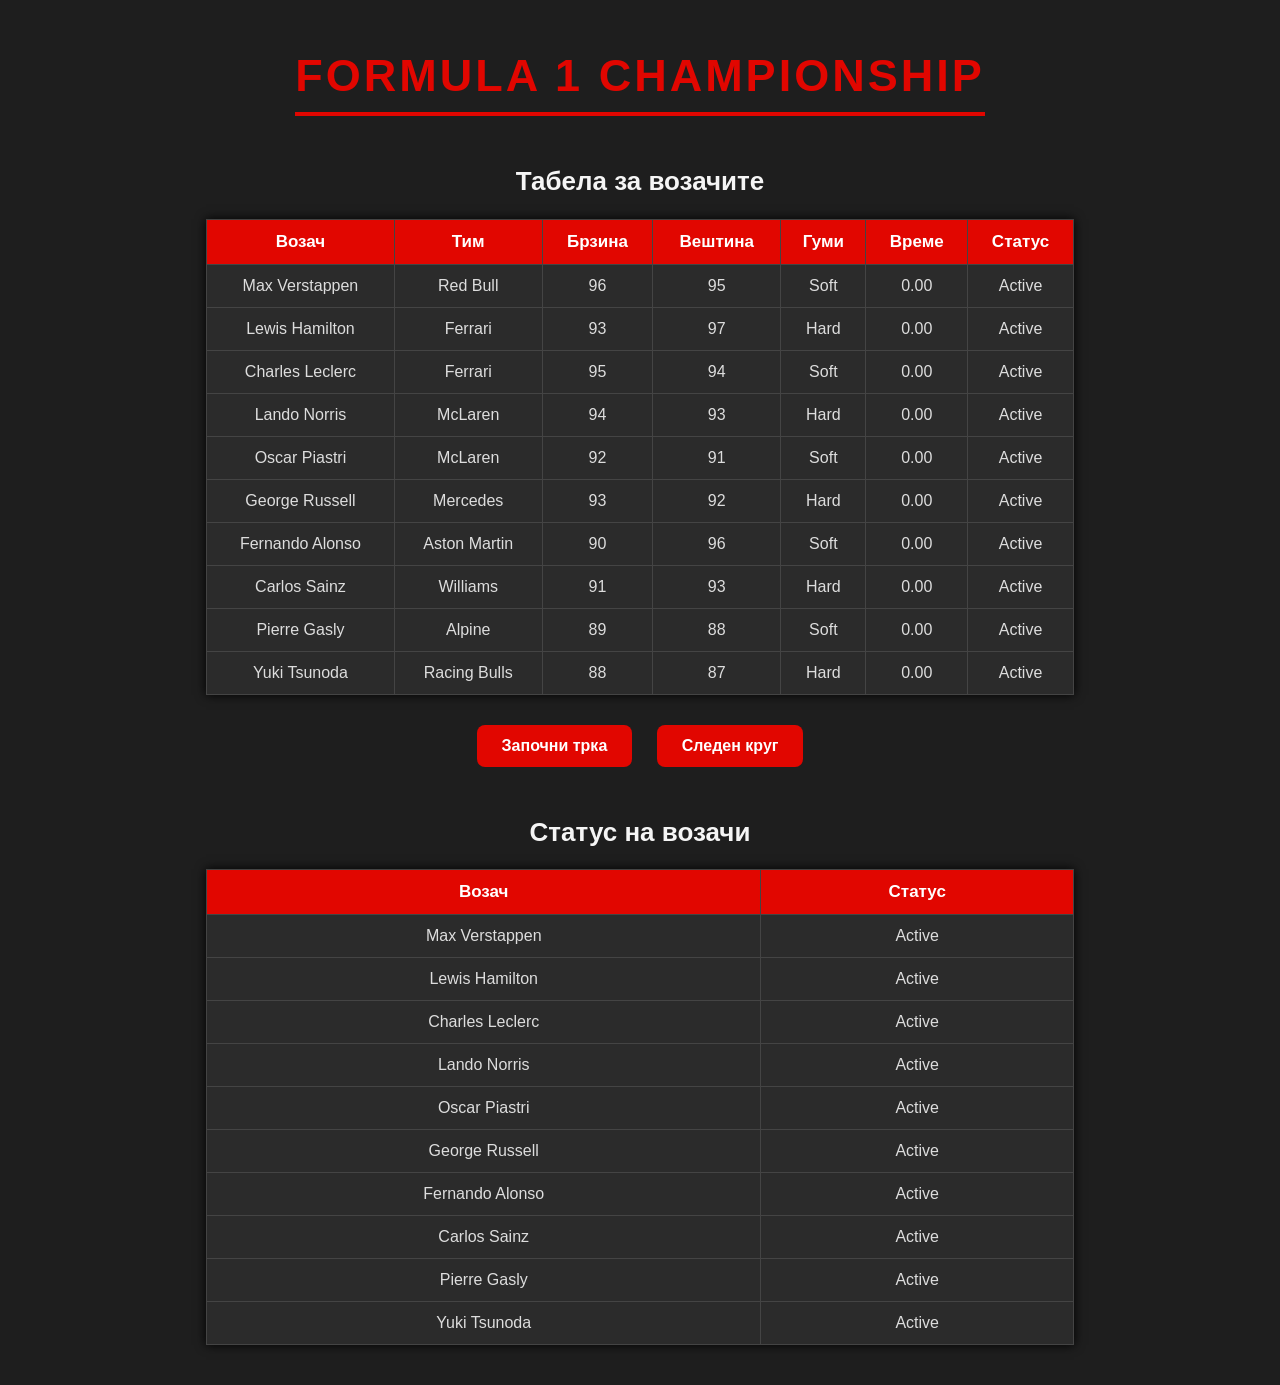
<file: Domasna3/index.html>
<!DOCTYPE html>
<html lang="en">
<head>
    <meta charset="UTF-8">
    <title>Formula1</title>
    <link rel="stylesheet" href="styles.css">
</head>
<body>
    <h1>Formula 1 Championship </h1>

    <h2>Табела за возачите</h2>
    <table id="raceTable"> </table>
    <button id="startRace">Започни трка</button>
    <button id="nextLap">Следен круг</button>
    <h2>Статус на возачи</h2>
    <table id="statusTable"></table>
    <div id="winner"></div>

    <script src="script.js"></script>
    
</body>
</html>
</file>
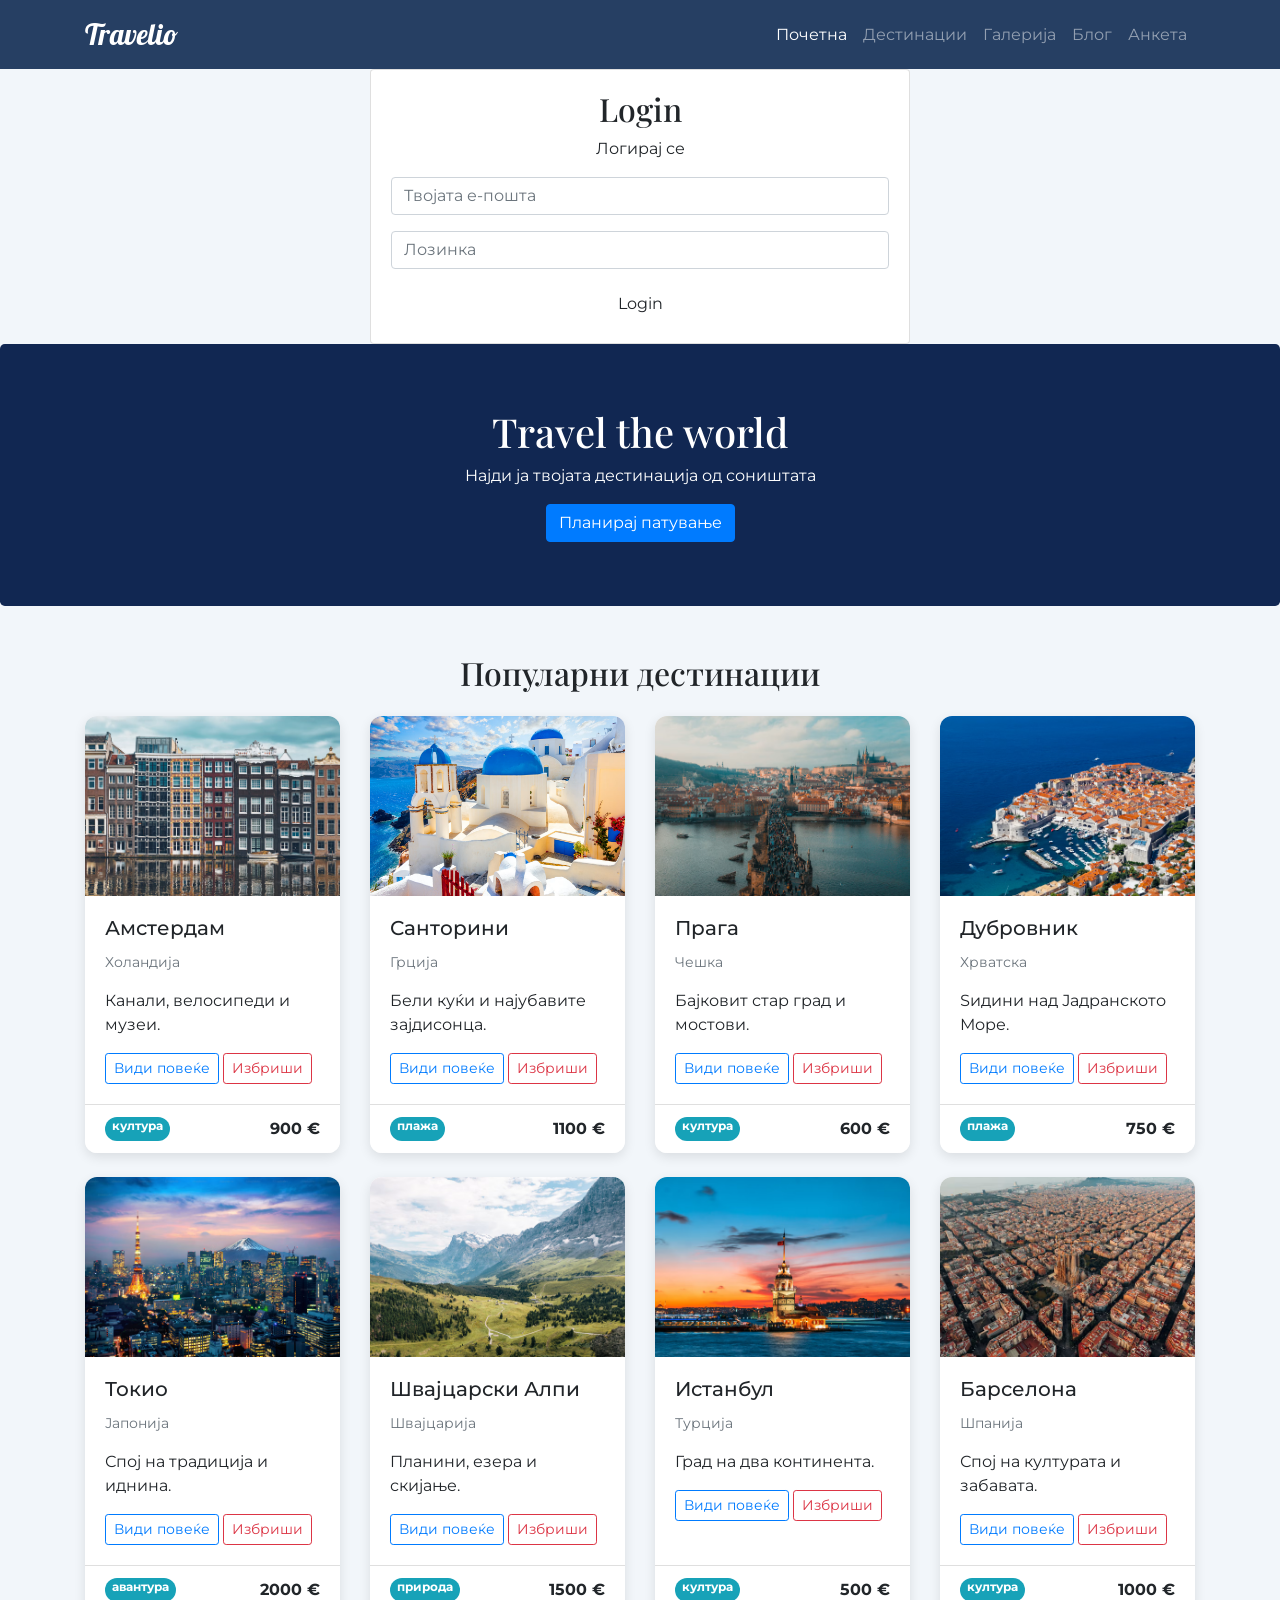
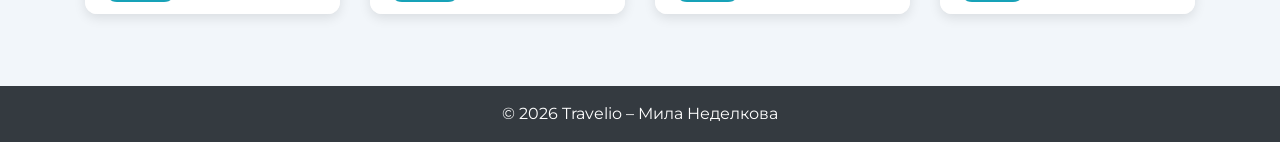
<file: Travel_planner/index.html>
<!DOCTYPE html>
<html lang="mk">
<head>
  <meta charset="UTF-8">
  <meta name="viewport" content="width=device-width, initial-scale=1.0">
  <title>Travelio</title>
  <link rel="stylesheet" href="https://fonts.googleapis.com/css2?family=Montserrat:wght@400;600&family=Playfair+Display:wght@700&family=Lobster&display=swap&subset=cyrillic">
  <link rel="stylesheet" href="css/bootstrap.min.css">
  <link rel="stylesheet" href="css/style.css">
</head>
<body class="survey-page">
  <nav class="navbar navbar-expand-lg navbar-dark bg-dark">
    <div class="container">
        <a class="navbar-brand" href="index.html">Travelio</a>
        <ul class="navbar-nav">
            <li class="nav-item"><a class="nav-link active" href="index.html">Почетна</a></li>
            <li class="nav-item"><a class="nav-link" href="destinations.html">Дестинации</a></li>
            <li class="nav-item"><a class="nav-link" href="gallery.html">Галерија</a></li>
            <li class="nav-item"><a class="nav-link" href="blog.html">Блог</a></li>
            <li class="nav-item"><a class="nav-link" href="anketa.html">Анкета</a></li>
        </ul>
    </div>
</nav>
<body>

   
    <section id="login" class="container">
        <div class="row justify-content-center">
            <div class="col-md-6">
                <div class="card login-card">
                    <div class="card-body text-center">
                        <h2>Login</h2>
                        <p>Логирај се</p>

                        <form>
                            <div class="form-group">
                                <input type="email" id="email" class="form-control"
                                    placeholder="Твојата е-пошта">
                            </div>

                            <div class="form-group">
                                <input type="password" id="password" class="form-control"
                                    placeholder="Лозинка">
                            </div>

                            <button type="button" class="btn login-btn"
                                onclick="login()">Login</button>
                        </form>
                    </div>
                </div>
            </div>
        </div>
    </section>

  

        <div class="jumbotron text-center naslov">
            <h1>Travel the world</h1>
            <p>Најди ја твојата дестинација од соништата</p>
            <a href="destinations.html" class="btn btn-primary">Планирај патување</a>
        </div>

        <main class="container my-5">
            <h2 class="text-center mb-4">Популарни дестинации</h2>
            <div class="row" id="gradovi"></div>
        </main>

        <footer class="bg-dark text-white text-center py-3">
            © 2026 Travelio – Мила Неделкова
        </footer>

    </div>

    <script src="https://code.jquery.com/jquery-3.5.1.slim.min.js"></script>
    <script src="js/bootstrap.bundle.min.js"></script>
    <script src="js/main.js"></script>

</body>
</file>
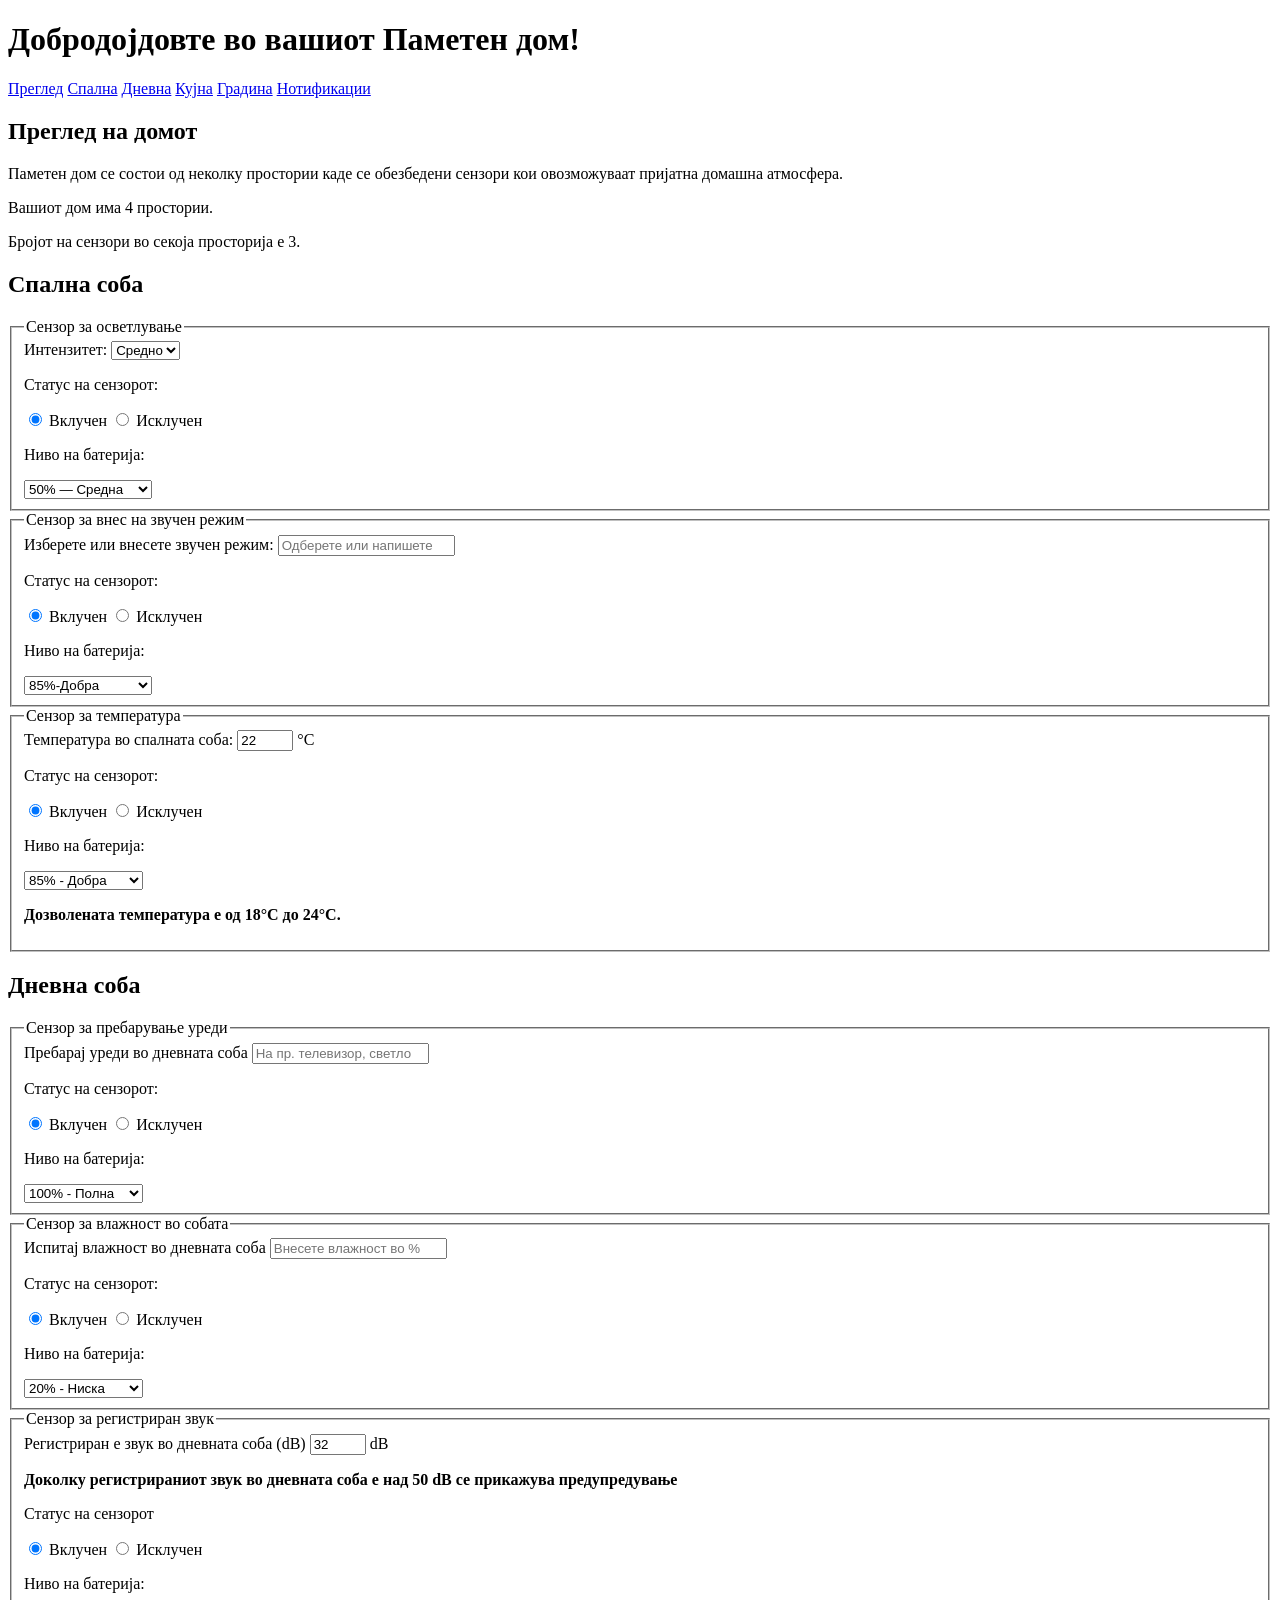
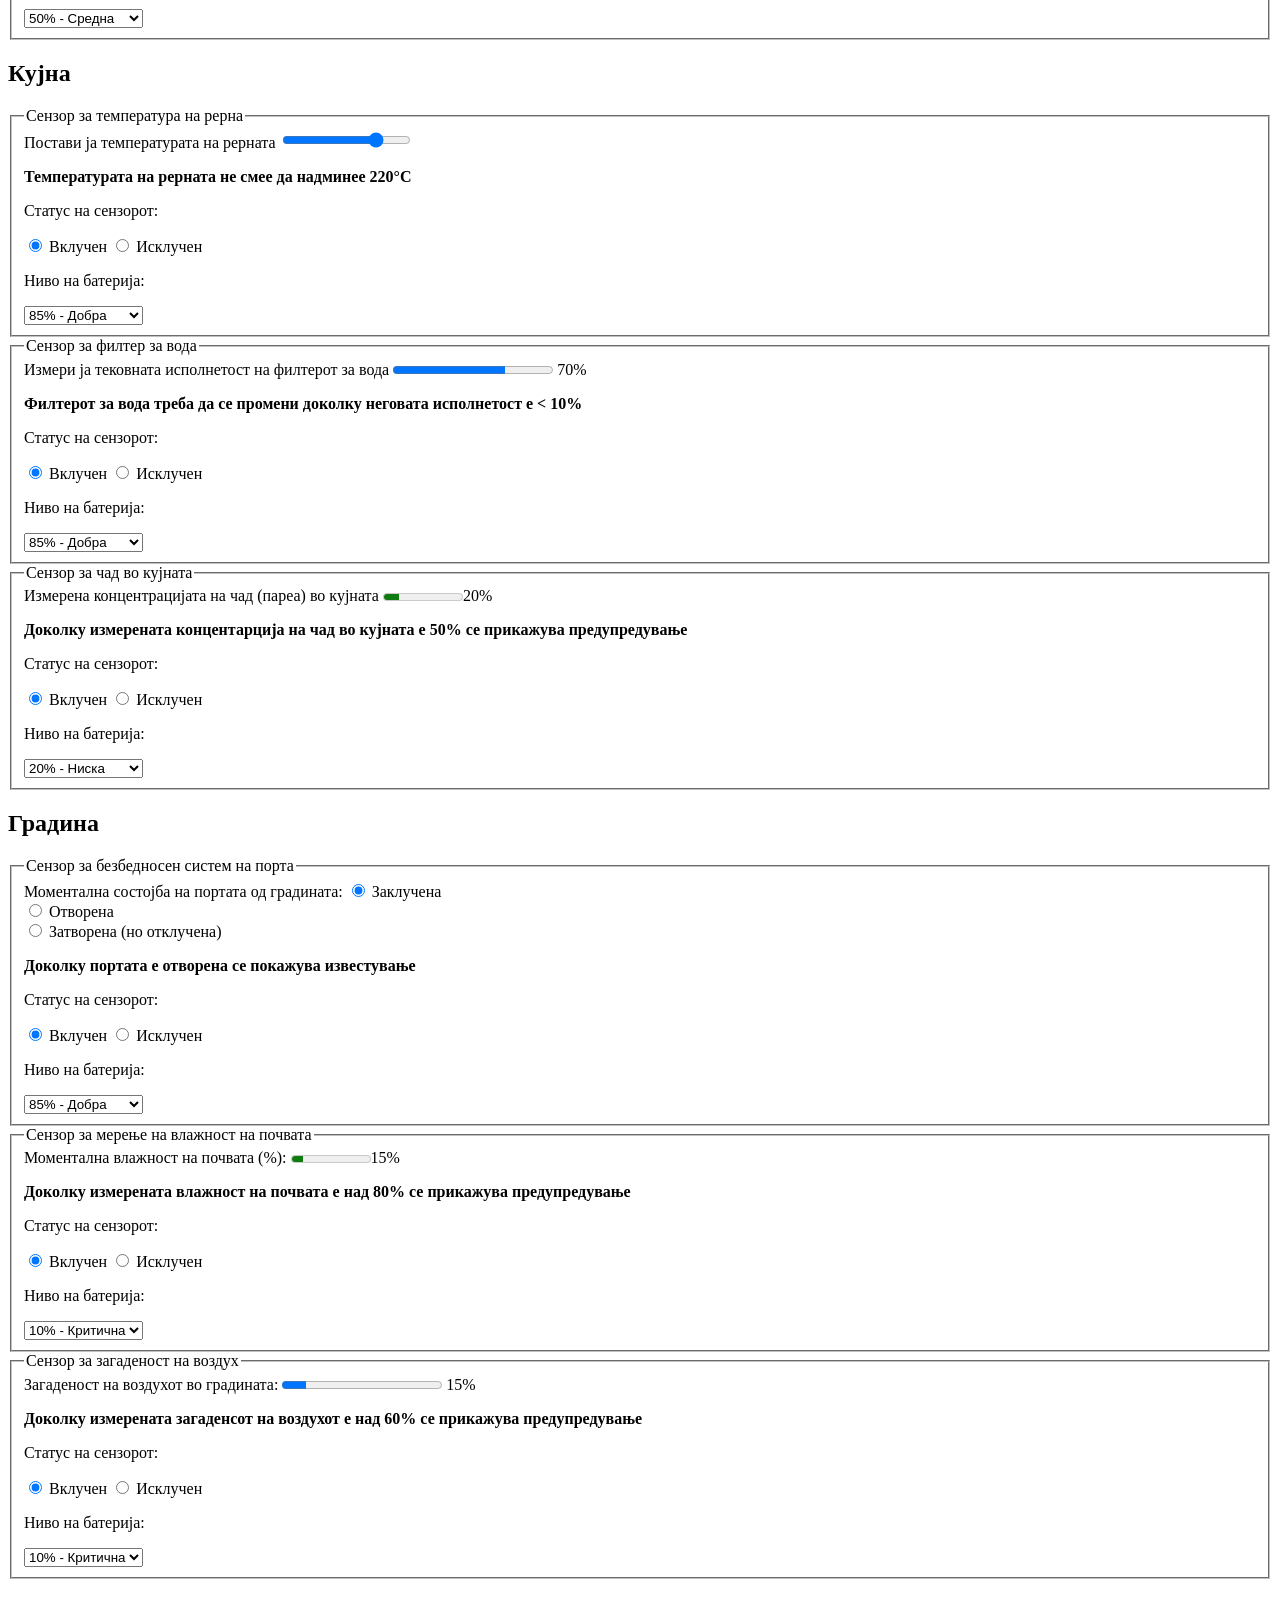
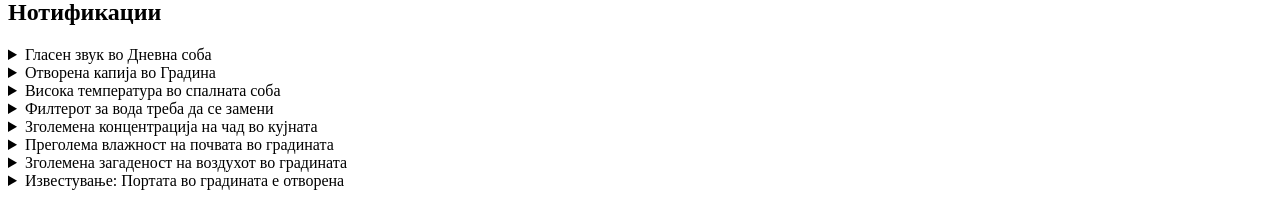
<file: Kontrolen panel- Pametend dom.html>
<!DOCTYPE html>
<html>
<head>
    <meta charset="UTF-8">
    <title>Паметен дом</title>
</head>
<body>
    <header>
        <h1>Добродојдовте во вашиот Паметен дом!</h1>
    </header>

<nav>
    <a href="#pocetna">Преглед</a>
    <a href="#spalna">Спална</a>
    <a href="#dnevna">Дневна</a>
    <a href="#kujna">Кујна</a>
    <a href="#gradina">Градина</a>
    <a href="#notifikacii">Нотификации</a>

</nav>
<main>
    <section id="pocetna">  
    <h2>Преглед на домот</h2>
    <p>Паметен дом се состои од неколку простории каде се обезбедени сензори кои овозможуваат пријатна домашна атмосфера.</p>
    <p>Вашиот дом има 4 простории.</p>
    <p>Бројот на сензори во секоја просторија е 3.</p>
    </section>
    <section id="spalna">
        <h2> Спална соба</h2>
        
            <fieldset>
                <legend> Сензор за осветлување </legend>
                <label>Интензитет:</label>
                <select>
                    <option>Ниско</option>
                    <option selected>Средно</option>
                    <option>Високо</option>
                </select>
                <p>Статус на сензорот:</p>
                <input type="radio" id="svetlo_vklucen" name="status_svetlo" value="on" checked>
                <label for="svetlo_vklucen">Вклучен</label>
                <input type="radio" id="svetlo_isklucen" name="status_svetlo" value="off">
                <label for="svetlo_isklucen">Исклучен</label>
                <p>Ниво на батерија:</p>
                <select name="baterija">
                    <option value="100">100%-Полна</option>
                    <option value="85" >85%-Добра</option>
                     <option value="50"selected>50% — Средна</option>
                     <option value="20">20% — Ниска</option>
                     <option value="10">10% — Критична</option>
            
                </select>
            </fieldset>
            <fieldset>
                <legend>Сензор за внес на звучен режим</legend>
                <label for="rezim">Изберете или внесете звучен режим:</label>
                <input list="opcii" id="rezim" name="rezim" placeholder="Одберете или напишете звучен режим">
                <datalist id="opcii">
                    <option value="Бел шум (White Noise)">
                    <option value="Звуци од дожд">
                    <option value="Бранови">
                    <option value="Длабок сон (Тишина)">
                </datalist>
                <p>Статус на сензорот:</p>
                <input type="radio" id="rezim_vklucen" name="status_rezim" value="on" checked>
                <label for="rezim_vklucen">Вклучен</label>
                <input type="radio" id="rezim_isklucen" name="status_rezim" value="off">
                <label for="rezim_isklucen">Исклучен</label>
                <p>Ниво на батерија:</p>
                <select name="baterija_rezim">
                    <option value="100">100%-Полна</option>
                    <option value="85" selected>85%-Добра</option>
                    <option value="50">50% — Средна</option>
                    <option value="20">20% — Ниска</option>
                    <option value="10">10% — Критична</option>
                </select>
            </fieldset>
            <fieldset>
                <legend>Сензор за температура</legend>
                <label for="temperatura">Температура во спалната соба:</label>
                <input type="number" id="temperatura" name="temperatura" value="22" min="-10" max="50"> °C
                <p>Статус на сензорот:</p>
                <input type="radio" id="temp_vklucen" name="status_temperatura" value="on" checked>
                <label for="temp_vklucen">Вклучен</label>
                <input type="radio" id="temp_isklucen" name="status_temperatura" value="off">
                <label for="temp_isklucen">Исклучен</label>
                <p>Ниво на батерија:</p>
                <select name="baterija_temperatura">
                    <option value="100">100% - Полна</option>
                    <option value="85" selected>85% - Добра</option>
                    <option value="50">50% - Средна</option>
                    <option value="20">20% - Ниска</option>
                    <option value="10">10% - Критична</option>
                </select>
                <p><strong>Дозволената температура е од 18°C до 24°C.</strong></p>
        
            </fieldset>
    </section>

    <section id="dnevna">
        <h2> Дневна соба</h2>
        
            <fieldset>
                <legend> Сензор за пребарување уреди </legend>
                <label for="prebaraj">Пребарај уреди во дневната соба</label>
                <input type="search" id="prebaraj" name="prebaraj" placeholder="На пр. телевизор, светло...":>
                <p>Статус на сензорот:</p>
                <input type="radio" id="prebaruvanje_on" name="status_prebaruvanje" value="on" checked>
                <label for="prebaruvanje_on">Вклучен</label>
                <input type="radio" id="prebaruvanje_off" name="status_prebaruvanje" value="off">
                <label for="prebaruvanje_off">Исклучен</label>
                <p>Ниво на батерија:</p>
                <select name="baterija_prebaruvanje">
                    <option value="100"selected>100% - Полна</option>
                    <option value="85">85% - Добра</option>
                    <option value="50">50% - Средна</option>
                    <option value="20">20% - Ниска</option>
                    <option value="10">10% - Критична</option>
                </select>
            </fieldset>
             <fieldset>
                <legend> Сензор за влажност во собата </legend>
                <label for="vlaznost">Испитај влажност во дневната соба</label>
                <input type="text" id="vlaznost" name="vlaznost" autocomplete="on" placeholder="Внесете влажност во %">
                <p>Статус на сензорот:</p>
                <input type="radio" id="vlaznost_vklucen" name="status_vlaznost" value="on" checked>
                <label for="vlaznost_vklucen">Вклучен</label>
                <input type="radio" id="vlaznost_isklucen" name="status_vlaznost" value="off">
                <label for="vlaznost_isklucen">Исклучен</label>
                <p>Ниво на батерија:</p>
                <select name="baterija_vlaznost">
                    <option value="100">100% - Полна</option>
                    <option value="85" >85% - Добра</option>
                    <option value="50">50% - Средна</option>
                    <option value="20" selected>20% - Ниска</option>
                    <option value="10">10% - Критична</option>
                </select>
            </fieldset>
            <fieldset>
                <legend>Сензор за регистриран звук </legend>
                <label for="nivo_zvuk">Регистриран е звук во дневната соба (dB)</label>
                <input type="number" id="nivo_zvuk" name="nivo_zvuk" value="32" min="0" max="120"> dB
                 <p><strong>Доколку регистрираниот звук во дневната соба е над 50 dB се прикажува предупредување</strong></p>
                <p>Статус на сензорот </p>
                <input type="radio" id="zvuk_vklucen" name="status_zvuk" value="on" checked>
                <label for="zvuk_vklucen">Вклучен</label>
                <input type="radio" id="zvuk_isklucen" name="status_zvuk" value="off">
                <label for="zvuk_isklucen">Исклучен</label>
                <p>Ниво на батерија:</p>
                <select name="baterija_zvuk">
                    <option value="100">100% - Полна</option>
                    <option value="85" >85% - Добра</option>
                    <option value="50"selected>50% - Средна</option>
                    <option value="20">20% - Ниска</option>
                    <option value="10">10% - Критична</option>
                </select>
            </fieldset>
    </section>
    <section id="kujna">
        <h2> Кујна</h2>
        
            <fieldset>
                <legend> Сензор за температура на рерна </legend>
                <label for="temp_rerna">Постави ја температурата на рерната</label>
                <input type="range" id="temp_rerna" name="temp_rerna" min="50" max="220" step="10" value="180">
                <p><strong>Температурата на рерната не смее да надминее 220°C</strong></p>
                <p>Статус на сензорот:</p>
                <input type="radio" id="temprerna_on" name="status_rerna" value="on" checked>
                <label for="temprerna__on">Вклучен</label>
                <input type="radio" id="temprerna_off" name="status_rerna" value="off">
                <label for="temprerna__off">Исклучен</label>
                <p>Ниво на батерија:</p>
                <select name="baterija_rerna">
                    <option value="100">100% - Полна</option>
                    <option value="85" selected>85% - Добра</option>
                    <option value="50">50% - Средна</option>
                    <option value="20">20% - Ниска</option>
                    <option value="10">10% - Критична</option>
                </select>
            </fieldset>
            <fieldset>
                <legend> Сензор за филтер за вода</legend>
                <label for="filter">Измери ја тековната исполнетост на филтерот за вода </label>
                <progress id="filter" value="70" max="100"></progress> 70%
                <p><strong>Филтерот за вода треба да се промени доколку неговата исполнетост е &lt 10% </strong></p>
                <p>Статус на сензорот:</p>
                <input type="radio" id="filter_on" name="status_filter" value="on" checked>
                <label for="filter_on">Вклучен</label>
                <input type="radio" id="filter_off" name="status_filter" value="off">
                <label for="filter_off">Исклучен</label>
                <p>Ниво на батерија:</p>
                <select name="baterija_filter">
                    <option value="100">100% - Полна</option>
                    <option value="85" selected>85% - Добра</option>
                    <option value="50">50% - Средна</option>
                    <option value="20" >20% - Ниска</option>
                    <option value="10">10% - Критична</option>
                </select>
            </fieldset>
            <fieldset>
                <legend> Сензор за чад во кујната </legend>
                <label for="chad">Измерена концентрацијата на чад (пареа) во кујната </label>
                <meter id="chad" value="20" max="100"></meter>20%
                <p><strong>Доколку измерената концентарција на чад во кујната е 50% се прикажува предупредување</strong></p>
                <p>Статус на сензорот:</p>
                <input type="radio" id="chad_on" name="status_chad" value="on" checked>
                <label for="chad_on">Вклучен</label>
                <input type="radio" id="chad_off" name="status_chad" value="off">
                <label for="chad_off">Исклучен</label>
                <p>Ниво на батерија:</p>
                <select name="baterija_chad">
                    <option value="100">100% - Полна</option>
                    <option value="85" >85% - Добра</option>
                    <option value="50">50% - Средна</option>
                    <option value="20" selected>20% - Ниска</option>
                    <option value="10">10% - Критична</option>
                </select>
            </fieldset>           
    </section>
    <section id="gradina">
        <h2>Градина</h2>
        
            <fieldset>
                <legend> Сензор за безбедносен систем на порта </legend>
                <label for="porta">Моментална состојба на портата од градината: </label>
                <input type="radio" id="porta_zaklucena" name="porta" value="zaklucena" checked>
                <label for="porta_zaklucena">Заклучена</label>
                <br>
                <input type="radio" id="porta_otvorena" name="porta" value="otvorena">
                <label for="porta_otvorena">Отворена</label>
                <br>
                <input type="radio" id="porta_otklucena" name="porta" value="otklucena">
                <label for="porta_otklucena">Затворена (но отклучена)</label>
                <p><strong>Доколку портата е отворена се покажува известување</strong></p>
                <p>Статус на сензорот:</p>
                <input type="radio" id="senzorporta_on" name="senzorporta" value="on" checked>
                <label for="senzorporta_on">Вклучен</label>
                <input type="radio" id="senzorporta_off" name="senzorporta" value="off">
                <label for="senzorporta_off">Исклучен</label>
                <p>Ниво на батерија:</p>
                <select name="baterija_porta">
                    <option value="100">100% - Полна</option>
                    <option value="85" selected>85% - Добра</option>
                    <option value="50">50% - Средна</option>
                    <option value="20">20% - Ниска</option>
                    <option value="10">10% - Критична</option>
                </select>
            </fieldset>
            <fieldset>
                <legend> Сензор за мерење на влажност на почвата </legend>
                <label for="pocva">Моментална влажност на почвата (%): </label>
                <meter id="pocva" value="15" max="100"></meter>15%
                <p><strong>Доколку измерената влажност на почвата е над 80% се прикажува предупредување</strong></p>
                <p>Статус на сензорот:</p>
                <input type="radio" id="pocva_on" name="senzorpocva" value="on" checked>
                <label for="pocva_on">Вклучен</label>
                <input type="radio" id="pocva_off" name="senzorpocva" value="off">
                <label for="pocva_off">Исклучен</label>
                <p>Ниво на батерија:</p>
                <select name="baterija_pocva">
                    <option value="100">100% - Полна</option>
                    <option value="85" >85% - Добра</option>
                    <option value="50">50% - Средна</option>
                    <option value="20">20% - Ниска</option>
                    <option value="10"selected>10% - Критична</option>
                </select>
            </fieldset>
            <fieldset>
                <legend>Сензор за загаденост на воздух</legend>
                <label for="vozduh">Загаденост на воздухот во градината:</label>
                <progress id="vozduh" value="15" max="100"></progress> 15%
                <p><strong>Доколку измерената загаденсот на воздухот е над 60% се прикажува предупредување</strong></p>
                <p>Статус на сензорот:</p>
                <input type="radio" id="gradina_on" name="status_gradina" value="on" checked>
                <label for="gradina_on">Вклучен</label>
                <input type="radio" id="gradina_off" name="status_gradina" value="off">
                <label for="gradina_off">Исклучен</label>
                  <p>Ниво на батерија:</p>
                  <select name="baterija_gradina">
                  <option value="100">100% - Полна</option>
                    <option value="85" >85% - Добра</option>
                    <option value="50">50% - Средна</option>
                    <option value="20">20% - Ниска</option>
                    <option value="10"selected>10% - Критична</option>
                  </select>
            </fieldset>
    </section>
    <section id="notifikacii">
        <h2>Нотификации</h2>
        <details>
        <summary>Гласен звук во Дневна соба</summary>
        <p>Се регистрираше гласен звук во дневната соба над 50 dB. Проверете ја собата.</p>
    </details>

    <details>
        <summary> Отворена капија во Градина</summary>
        <p>Капијата е оставена отворена повеќе од 30 минути.</p>
    </details>
    <details>
    <summary>Висока температура во спалната соба</summary>
    <p>Температурата во спалната соба е над дозволената граница од 24°C. Проверете ја собната температура.</p>
</details>

<details>
    <summary>Филтерот за вода треба да се замени</summary>
    <p>Преостанатиот капацитет на филтерот за вода е под 10%. Заменете го филтерот.</p>
</details>

<details>
    <summary> Зголемена концентрација на чад во кујната</summary>
    <p>Измерената концентрација на чад во кујната ја достигнала или надминала границата од 50%. Проверете ја состојбата во кујната.</p>
</details>

<details>
    <summary> Преголема влажност на почвата во градината</summary>
    <p>Влажноста на почвата е над 80%. Проверете дали растенијата добиваат премногу вода.</p>
</details>

<details>
    <summary> Зголемена загаденост на воздухот во градината</summary>
    <p>Измерената загаденост на воздухот е над 60%. Проверете ги условите во градината.</p>
</details>

<details>
    <summary>Известување: Портата во градината е отворена</summary>
    <p>Портата во градината е оставена отворена. Затворете ја и заклучете.</p>
</details>
</section>

</main>
</body>
</html>
</file>
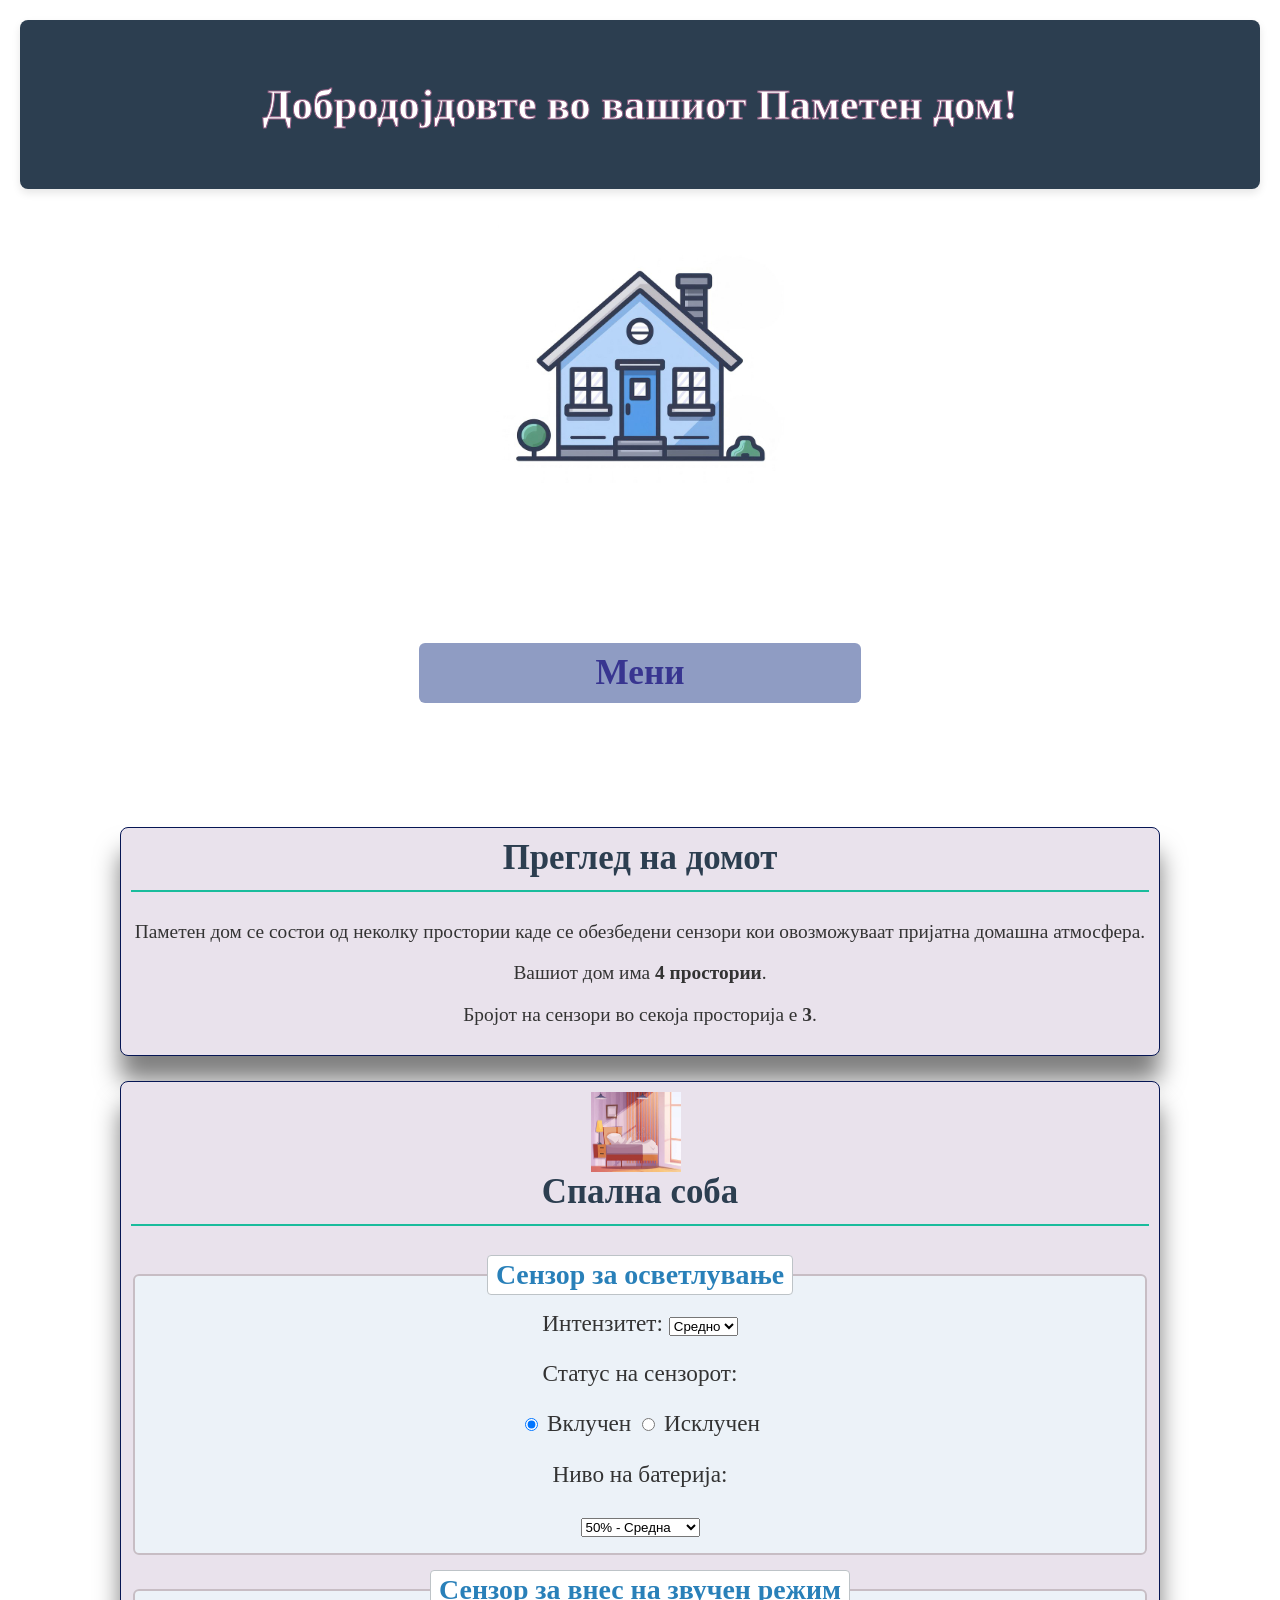
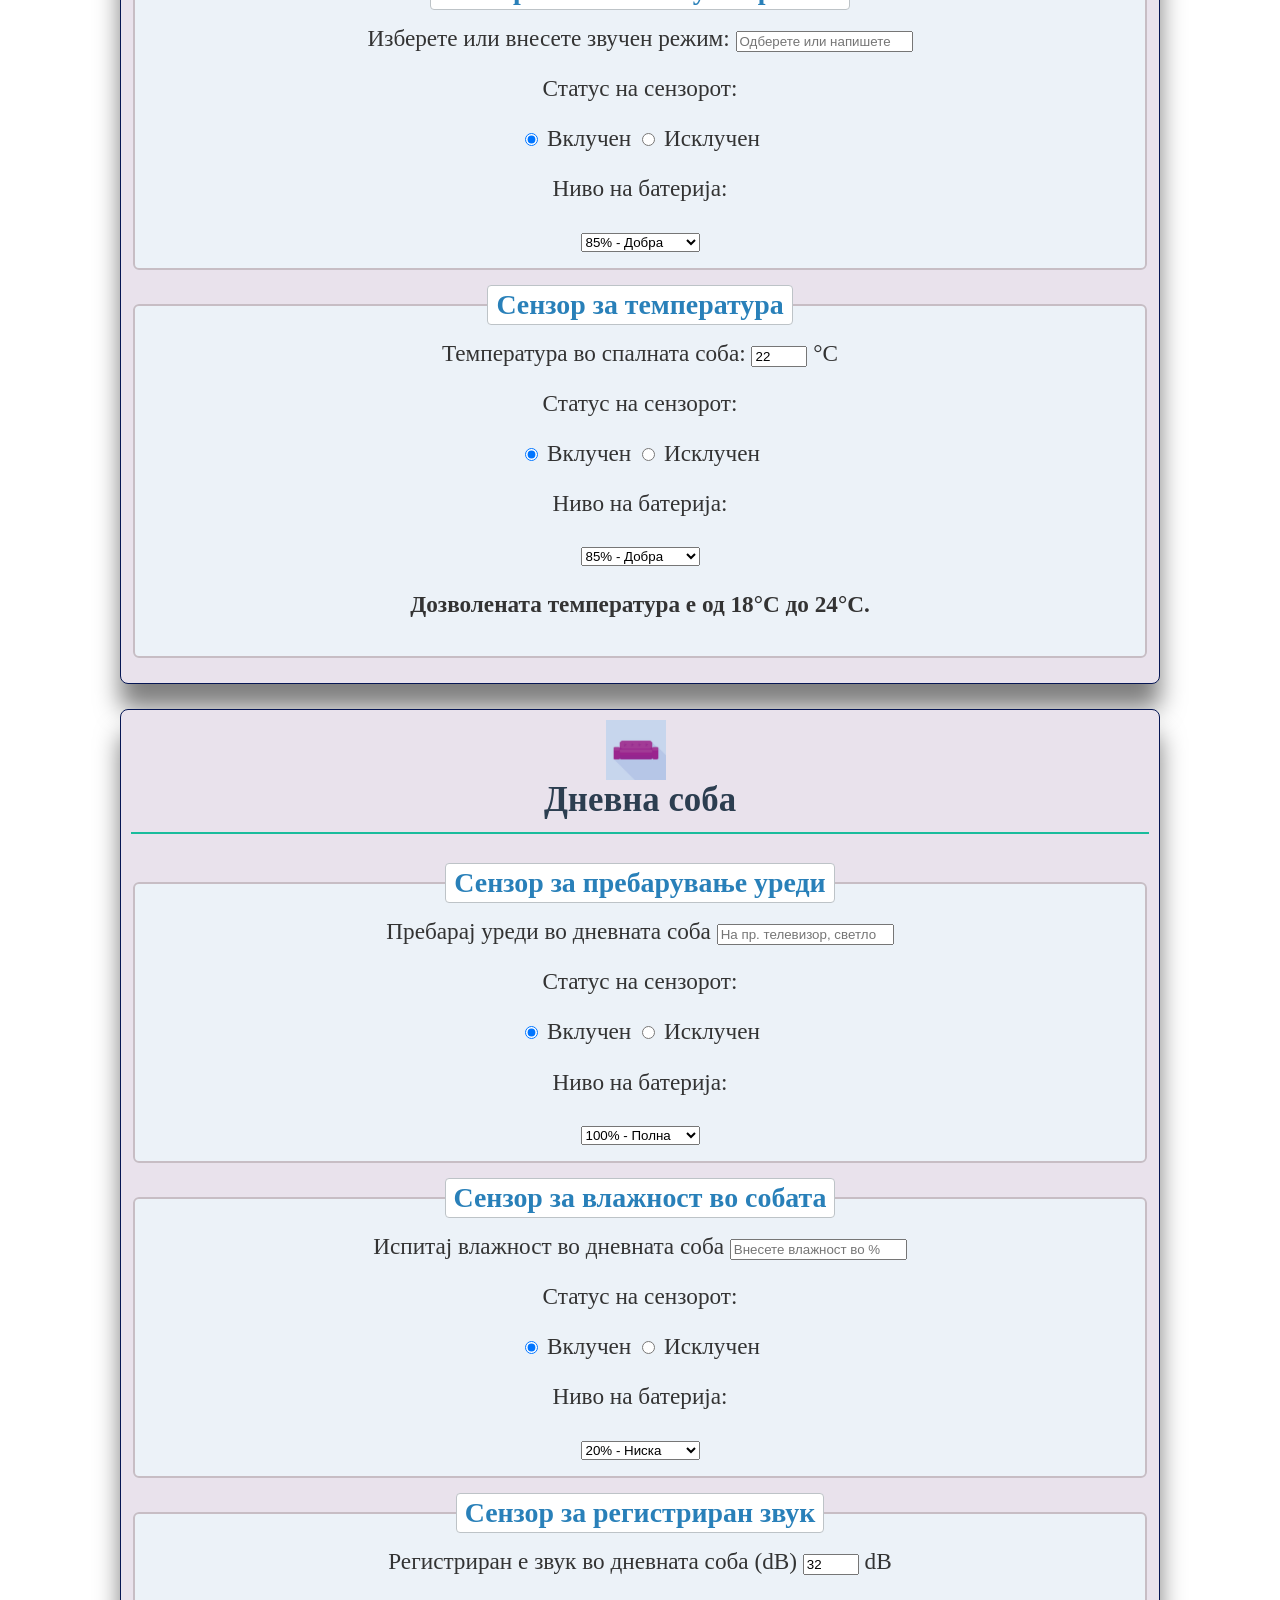
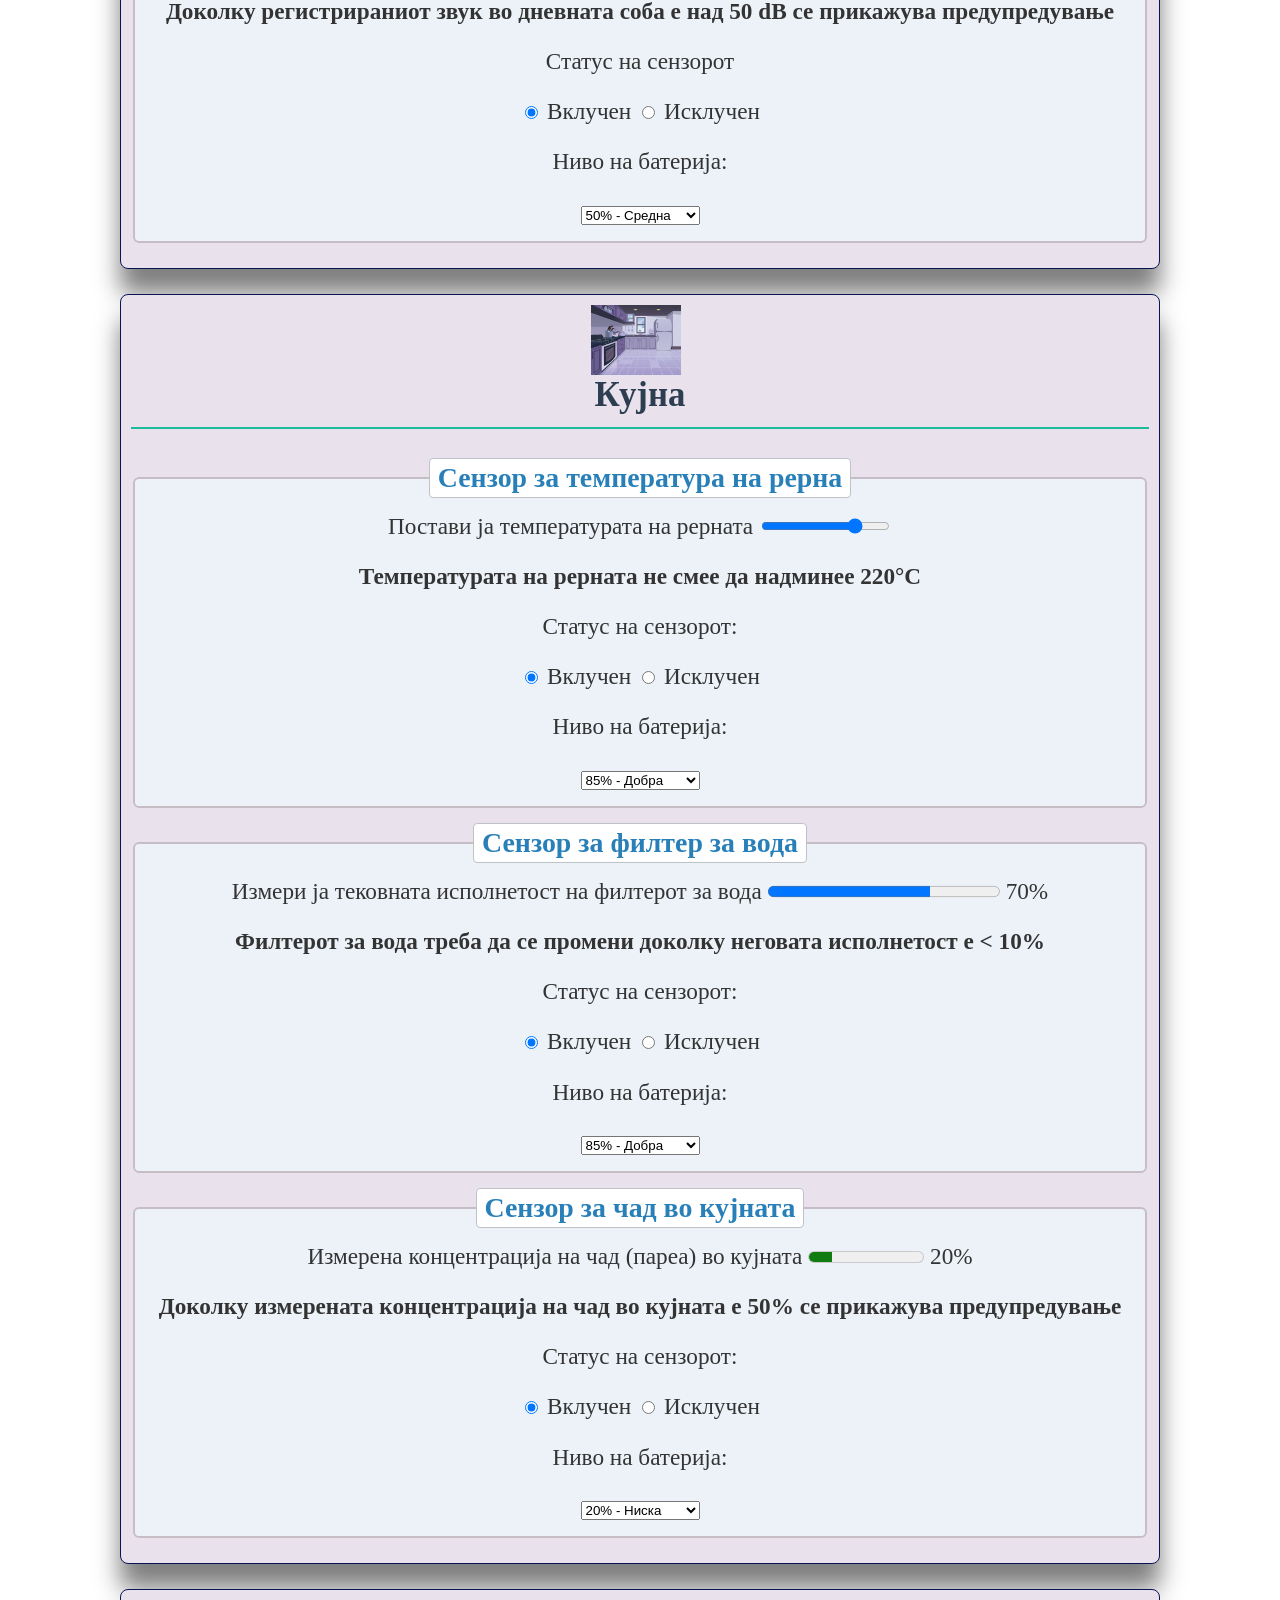
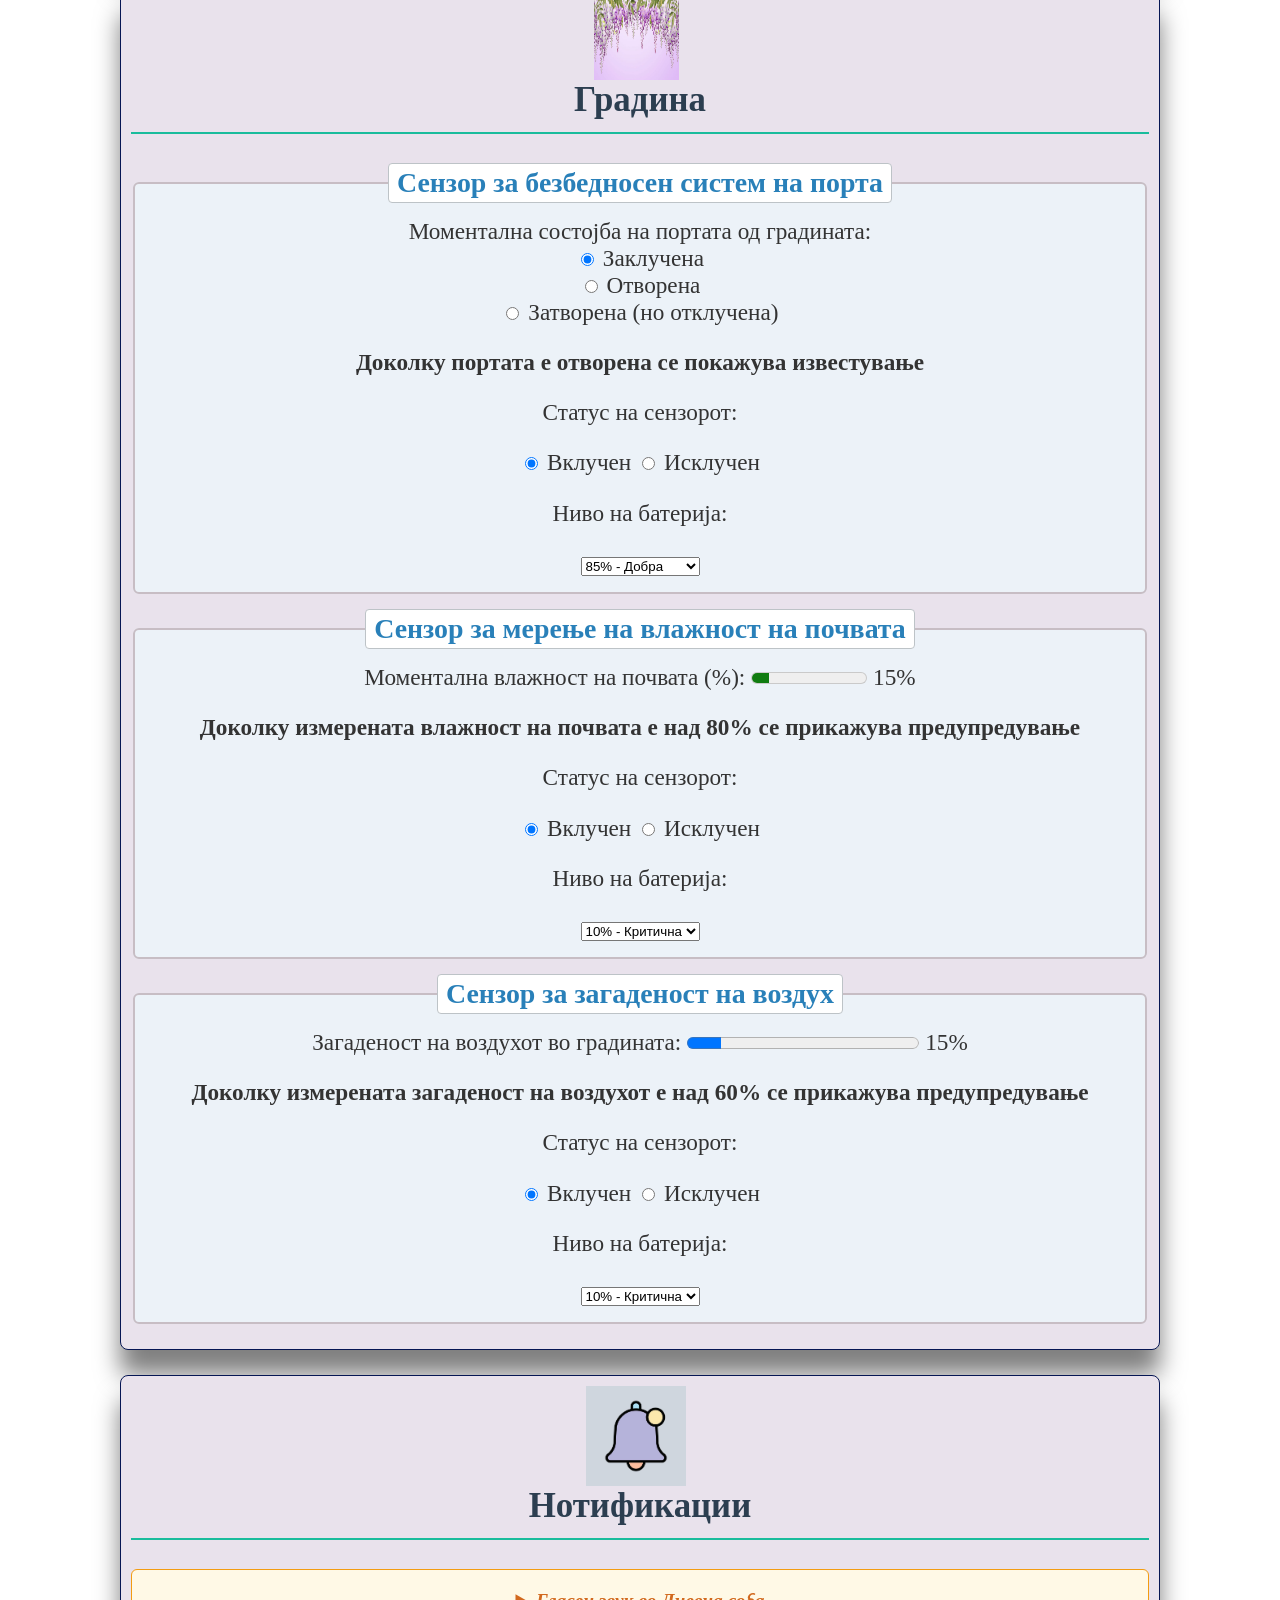
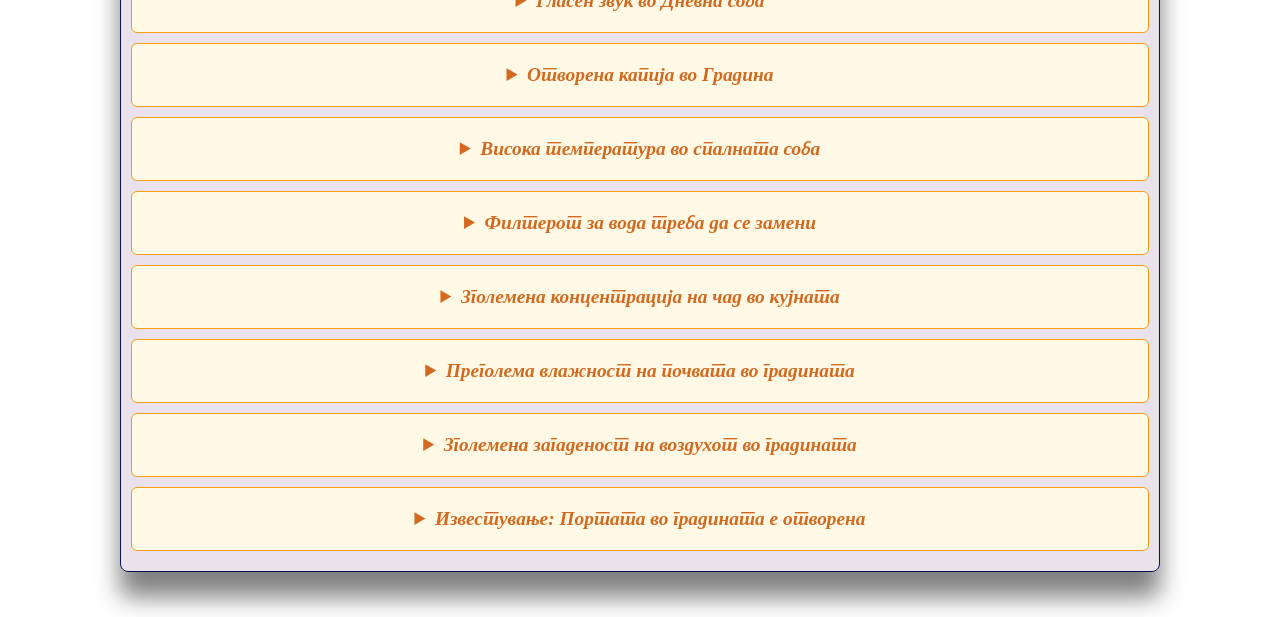
<file: Domasna2/css-Pameten dom.html>
<!DOCTYPE html>
<html lang="mk">
<head>
    <meta charset="UTF-8">
    <title>Паметен дом</title>
    <link rel="stylesheet" type="text/css" href="styles.css">
</head>
<body>
    <header>
        <h1>Добродојдовте во вашиот Паметен дом!</h1>
    </header>
    <img src="kukja.jpg" class="kukja_animacija "alt="Куќа(слика)" width="300"; height="300" >

    <nav> Мени
        <ul>
        <li><a href="#pocetna">Преглед</a></li>
        <li><a href="#spalna">Спална</a></li>
        <li><a href="#dnevna">Дневна</a></li>
        <li><a href="#kujna">Кујна</a></li>
        <li><a href="#gradina">Градина</a></li>
        <li><a href="#notifikacii">Нотификации</a></li>
        </ul>
    </nav>

    <main>
        <section id="pocetna">  
            <h2>Преглед на домот</h2>
            <p>Паметен дом се состои од неколку простории каде се обезбедени сензори кои овозможуваат пријатна домашна атмосфера.</p>
            <p>Вашиот дом има <strong>4 простории</strong>.</p>
            <p>Бројот на сензори во секоја просторија е <strong>3</strong>.</p>
        </section>

        <section id="spalna">

            <img src="spalna.jpg" class="spalna_tranzicija" alt="Спална соба" height="60" width="60"><h2>Спална соба</h2>
            
            <fieldset>
                <legend>Сензор за осветлување</legend>
                <label>Интензитет:</label>
                <select>
                    <option>Ниско</option>
                    <option selected>Средно</option>
                    <option>Високо</option>
                </select>
                <p>Статус на сензорот:</p>
                <input type="radio" id="svetlo_vklucen" name="status_svetlo" value="on" checked>
                <label for="svetlo_vklucen">Вклучен</label>
                <input type="radio" id="svetlo_isklucen" name="status_svetlo" value="off">
                <label for="svetlo_isklucen">Исклучен</label>
                <p>Ниво на батерија:</p>
                <select name="baterija">
                    <option value="100">100% - Полна</option>
                    <option value="85">85% - Добра</option>
                    <option value="50" selected>50% - Средна</option>
                    <option value="20">20% - Ниска</option>
                    <option value="10">10% - Критична</option>
                </select>
            </fieldset>

            <fieldset>
                <legend>Сензор за внес на звучен режим</legend>
                <label for="rezim">Изберете или внесете звучен режим:</label>
                <input list="opcii" id="rezim" name="rezim" placeholder="Одберете или напишете звучен режим">
                <datalist id="opcii">
                    <option value="Бел шум (White Noise)">
                    <option value="Звуци од дожд">
                    <option value="Бранови">
                    <option value="Длабок сон (Тишина)">
                </datalist>
                <p>Статус на сензорот:</p>
                <input type="radio" id="rezim_vklucen" name="status_rezim" value="on" checked>
                <label for="rezim_vklucen">Вклучен</label>
                <input type="radio" id="rezim_isklucen" name="status_rezim" value="off">
                <label for="rezim_isklucen">Исклучен</label>
                <p>Ниво на батерија:</p>
                <select name="baterija_rezim">
                    <option value="100">100% - Полна</option>
                    <option value="85" selected>85% - Добра</option>
                    <option value="50">50% - Средна</option>
                    <option value="20">20% - Ниска</option>
                    <option value="10">10% - Критична</option>
                </select>
            </fieldset>

            <fieldset>
                <legend>Сензор за температура</legend>
                <label for="temperatura">Температура во спалната соба:</label>
                <input type="number" id="temperatura" name="temperatura" value="22" min="-10" max="50"> °C
                <p>Статус на сензорот:</p>
                <input type="radio" id="temp_vklucen" name="status_temperatura" value="on" checked>
                <label for="temp_vklucen">Вклучен</label>
                <input type="radio" id="temp_isklucen" name="status_temperatura" value="off">
                <label for="temp_isklucen">Исклучен</label>
                <p>Ниво на батерија:</p>
                <select name="baterija_temperatura">
                    <option value="100">100% - Полна</option>
                    <option value="85" selected>85% - Добра</option>
                    <option value="50">50% - Средна</option>
                    <option value="20">20% - Ниска</option>
                    <option value="10">10% - Критична</option>
                </select>
                <p><strong>Дозволената температура е од 18°C до 24°C.</strong></p>
            </fieldset>
        </section>

        <section id="dnevna">
            <img src="dnevna.jpg" class="dnevna_tranzicija" alt="Дневна" height="60" width="60"><h2>Дневна соба</h2>
            
            <fieldset>
                <legend>Сензор за пребарување уреди</legend>
                <label for="prebaraj">Пребарај уреди во дневната соба</label>
                <input type="search" id="prebaraj" name="prebaraj" placeholder="На пр. телевизор, светло...">
                <p>Статус на сензорот:</p>
                <input type="radio" id="prebaruvanje_on" name="status_prebaruvanje" value="on" checked>
                <label for="prebaruvanje_on">Вклучен</label>
                <input type="radio" id="prebaruvanje_off" name="status_prebaruvanje" value="off">
                <label for="prebaruvanje_off">Исклучен</label>
                <p>Ниво на батерија:</p>
                <select name="baterija_prebaruvanje">
                    <option value="100" selected>100% - Полна</option>
                    <option value="85">85% - Добра</option>
                    <option value="50">50% - Средна</option>
                    <option value="20">20% - Ниска</option>
                    <option value="10">10% - Критична</option>
                </select>
            </fieldset>

            <fieldset>
                <legend>Сензор за влажност во собата</legend>
                <label for="vlaznost">Испитај влажност во дневната соба</label>
                <input type="text" id="vlaznost" name="vlaznost" autocomplete="on" placeholder="Внесете влажност во %">
                <p>Статус на сензорот:</p>
                <input type="radio" id="vlaznost_vklucen" name="status_vlaznost" value="on" checked>
                <label for="vlaznost_vklucen">Вклучен</label>
                <input type="radio" id="vlaznost_isklucen" name="status_vlaznost" value="off">
                <label for="vlaznost_isklucen">Исклучен</label>
                <p>Ниво на батерија:</p>
                <select name="baterija_vlaznost">
                    <option value="100">100% - Полна</option>
                    <option value="85">85% - Добра</option>
                    <option value="50">50% - Средна</option>
                    <option value="20" selected>20% - Ниска</option>
                    <option value="10">10% - Критична</option>
                </select>
            </fieldset>

            <fieldset>
                <legend>Сензор за регистриран звук</legend>
                <label for="nivo_zvuk">Регистриран е звук во дневната соба (dB)</label>
                <input type="number" id="nivo_zvuk" name="nivo_zvuk" value="32" min="0" max="120"> dB
                <p><strong>Доколку регистрираниот звук во дневната соба е над 50 dB се прикажува предупредување</strong></p>
                <p>Статус на сензорот</p>
                <input type="radio" id="zvuk_vklucen" name="status_zvuk" value="on" checked>
                <label for="zvuk_vklucen">Вклучен</label>
                <input type="radio" id="zvuk_isklucen" name="status_zvuk" value="off">
                <label for="zvuk_isklucen">Исклучен</label>
                <p>Ниво на батерија:</p>
                <select name="baterija_zvuk">
                    <option value="100">100% - Полна</option>
                    <option value="85">85% - Добра</option>
                    <option value="50" selected>50% - Средна</option>
                    <option value="20">20% - Ниска</option>
                    <option value="10">10% - Критична</option>
                </select>
            </fieldset>
        </section>

        <section id="kujna">
            <img src="kujna.jpg" class="kujna_tranzicija" alt="Кујна" height="60" width="60"><h2>Кујна</h2>
            
            <fieldset>
                <legend>Сензор за температура на рерна</legend>
                <label for="temp_rerna">Постави ја температурата на рерната</label>
                <input type="range" id="temp_rerna" name="temp_rerna" min="50" max="220" step="10" value="180">
                <p><strong>Температурата на рерната не смее да надминее 220°C</strong></p>
                <p>Статус на сензорот:</p>
                <input type="radio" id="temprerna_on" name="status_rerna" value="on" checked>
                <label for="temprerna_on">Вклучен</label>
                <input type="radio" id="temprerna_off" name="status_rerna" value="off">
                <label for="temprerna_off">Исклучен</label>
                <p>Ниво на батерија:</p>
                <select name="baterija_rerna">
                    <option value="100">100% - Полна</option>
                    <option value="85" selected>85% - Добра</option>
                    <option value="50">50% - Средна</option>
                    <option value="20">20% - Ниска</option>
                    <option value="10">10% - Критична</option>
                </select>
            </fieldset>

            <fieldset>
                <legend>Сензор за филтер за вода</legend>
                <label for="filter">Измери ја тековната исполнетост на филтерот за вода</label>
                <progress id="filter" value="70" max="100"></progress> 70%
                <p><strong>Филтерот за вода треба да се промени доколку неговата исполнетост е &lt 10%</strong></p>
                <p>Статус на сензорот:</p>
                <input type="radio" id="filter_on" name="status_filter" value="on" checked>
                <label for="filter_on">Вклучен</label>
                <input type="radio" id="filter_off" name="status_filter" value="off">
                <label for="filter_off">Исклучен</label>
                <p>Ниво на батерија:</p>
                <select name="baterija_filter">
                    <option value="100">100% - Полна</option>
                    <option value="85" selected>85% - Добра</option>
                    <option value="50">50% - Средна</option>
                    <option value="20">20% - Ниска</option>
                    <option value="10">10% - Критична</option>
                </select>
            </fieldset>

            <fieldset>
                <legend>Сензор за чад во кујната</legend>
                <label for="chad">Измерена концентрација на чад (пареа) во кујната</label>
                <meter id="chad" value="20" max="100"></meter> 20%
                <p><strong>Доколку измерената концентрација на чад во кујната е 50% се прикажува предупредување</strong></p>
                <p>Статус на сензорот:</p>
                <input type="radio" id="chad_on" name="status_chad" value="on" checked>
                <label for="chad_on">Вклучен</label>
                <input type="radio" id="chad_off" name="status_chad" value="off">
                <label for="chad_off">Исклучен</label>
                <p>Ниво на батерија:</p>
                <select name="baterija_chad">
                    <option value="100">100% - Полна</option>
                    <option value="85">85% - Добра</option>
                    <option value="50">50% - Средна</option>
                    <option value="20" selected>20% - Ниска</option>
                    <option value="10">10% - Критична</option>
                </select>
            </fieldset>          
        </section>

        <section id="gradina">
            <img src="gradina.jpg" class="gradina_tranzicija" alt="Градина" height="60" width="60"><h2>Градина</h2>
            
            <fieldset>
                <legend>Сензор за безбедносен систем на порта</legend>
                <label for="porta">Моментална состојба на портата од градината:</label><br>
                <input type="radio" id="porta_zaklucena" name="porta" value="zaklucena" checked>
                <label for="porta_zaklucena">Заклучена</label><br>
                <input type="radio" id="porta_otvorena" name="porta" value="otvorena">
                <label for="porta_otvorena">Отворена</label><br>
                <input type="radio" id="porta_otklucena" name="porta" value="otklucena">
                <label for="porta_otklucena">Затворена (но отклучена)</label>
                <p><strong>Доколку портата е отворена се покажува известување</strong></p>
                <p>Статус на сензорот:</p>
                <input type="radio" id="senzorporta_on" name="senzorporta" value="on" checked>
                <label for="senzorporta_on">Вклучен</label>
                <input type="radio" id="senzorporta_off" name="senzorporta" value="off">
                <label for="senzorporta_off">Исклучен</label>
                <p>Ниво на батерија:</p>
                <select name="baterija_porta">
                    <option value="100">100% - Полна</option>
                    <option value="85" selected>85% - Добра</option>
                    <option value="50">50% - Средна</option>
                    <option value="20">20% - Ниска</option>
                    <option value="10">10% - Критична</option>
                </select>
            </fieldset>

            <fieldset>
                <legend>Сензор за мерење на влажност на почвата</legend>
                <label for="pocva">Моментална влажност на почвата (%):</label>
                <meter id="pocva" value="15" max="100"></meter> 15%
                <p><strong>Доколку измерената влажност на почвата е над 80% се прикажува предупредување</strong></p>
                <p>Статус на сензорот:</p>
                <input type="radio" id="pocva_on" name="senzorpocva" value="on" checked>
                <label for="pocva_on">Вклучен</label>
                <input type="radio" id="pocva_off" name="senzorpocva" value="off">
                <label for="pocva_off">Исклучен</label>
                <p>Ниво на батерија:</p>
                <select name="baterija_pocva">
                    <option value="100">100% - Полна</option>
                    <option value="85">85% - Добра</option>
                    <option value="50">50% - Средна</option>
                    <option value="20">20% - Ниска</option>
                    <option value="10" selected>10% - Критична</option>
                </select>
            </fieldset>

            <fieldset>
                <legend>Сензор за загаденост на воздух</legend>
                <label for="vozduh">Загаденост на воздухот во градината:</label>
                <progress id="vozduh" value="15" max="100"></progress> 15%
                <p><strong>Доколку измерената загаденост на воздухот е над 60% се прикажува предупредување</strong></p>
                <p>Статус на сензорот:</p>
                <input type="radio" id="gradina_on" name="status_gradina" value="on" checked>
                <label for="gradina_on">Вклучен</label>
                <input type="radio" id="gradina_off" name="status_gradina" value="off">
                <label for="gradina_off">Исклучен</label>
                <p>Ниво на батерија:</p>
                <select name="baterija_gradina">
                    <option value="100">100% - Полна</option>
                    <option value="85">85% - Добра</option>
                    <option value="50">50% - Средна</option>
                    <option value="20">20% - Ниска</option>
                    <option value="10" selected>10% - Критична</option>
                </select>
            </fieldset>
        </section>

        <section id="notifikacii">
            <img src="bell.jpg" class="dzvono_tranzicija" alt="ѕвонче" height="100" width="100"> <h2>Нотификации</h2>
            
            <details>
                <summary>Гласен звук во Дневна соба</summary>
                <p>Се регистрираше гласен звук во дневната соба над 50 dB. Проверете ја собата.</p>
            </details>

            <details>
                <summary>Отворена капија во Градина</summary>
                <p>Капијата е оставена отворена повеќе од 30 минути.</p>
            </details>

            <details>
                <summary>Висока температура во спалната соба</summary>
                <p>Температурата во спалната соба е над дозволената граница од 24°C. Проверете ја собната температура.</p>
            </details>

            <details>
                <summary>Филтерот за вода треба да се замени</summary>
                <p>Преостанатиот капацитет на филтерот за вода е под 10%. Заменете го филтерот.</p>
            </details>

            <details>
                <summary>Зголемена концентрација на чад во кујната</summary>
                <p>Измерената концентрација на чад во кујната ја достигнала или надминала границата од 50%. Проверете ја состојбата во кујната.</p>
            </details>

            <details>
                <summary>Преголема влажност на почвата во градината</summary>
                <p>Влажноста на почвата е над 80%. Проверете дали растенијата добиваат премногу вода.</p>
            </details>

            <details>
                <summary>Зголемена загаденост на воздухот во градината</summary>
                <p>Измерената загаденост на воздухот е над 60%. Проверете ги условите во градината.</p>
            </details>

            <details>
                <summary>Известување: Портата во градината е отворена</summary>
                <p>Портата во градината е оставена отворена. Затворете ја и заклучете.</p>
            </details>
        </section>
    </main>
</body>
</html>
</file>
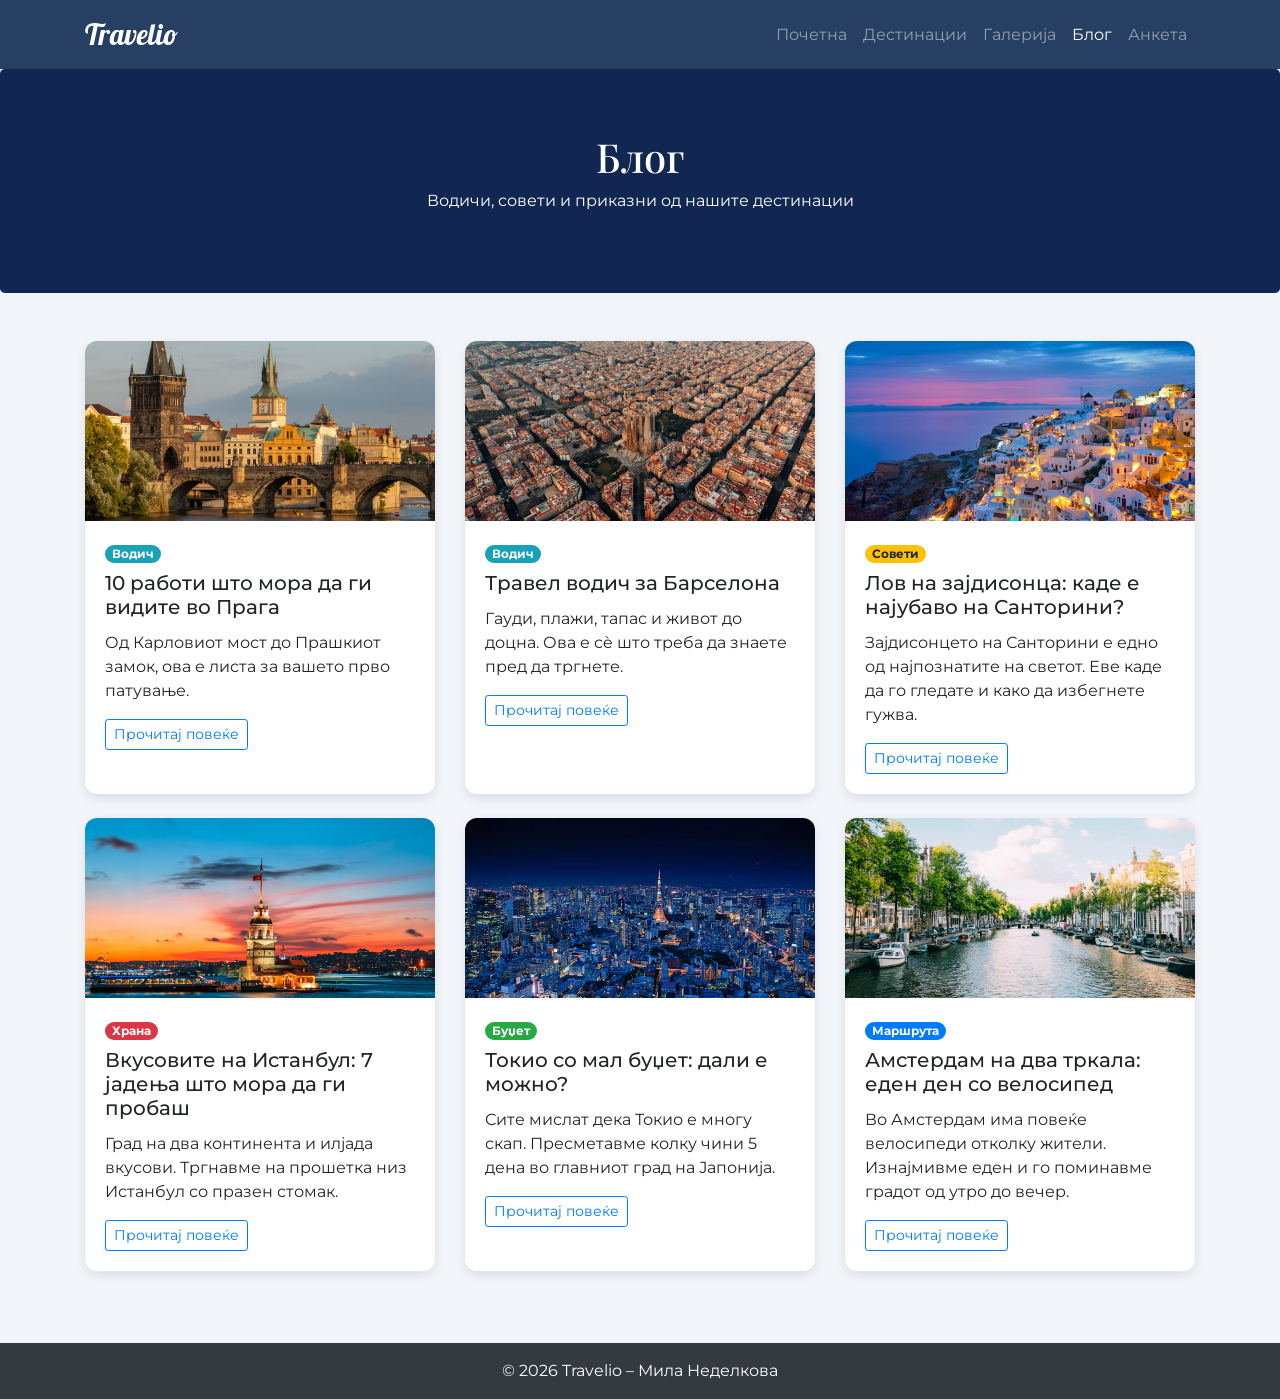
<file: Travel_planner/blog.html>
<!DOCTYPE html>
<html lang="mk">
<head>
  <meta charset="UTF-8">
  <meta name="viewport" content="width=device-width, initial-scale=1.0">
  <title>Блог - Travelio</title>
  <link rel="stylesheet" href="https://fonts.googleapis.com/css2?family=Montserrat:wght@400;600&family=Playfair+Display:wght@700&family=Lobster&display=swap&subset=cyrillic">
  <link rel="stylesheet" href="css/bootstrap.min.css">
  <link rel="stylesheet" href="css/style.css">
</head>
<body>

  <nav class="navbar navbar-expand-lg navbar-dark bg-dark">
    <div class="container">
      <a class="navbar-brand" href="index.html">Travelio</a>
      <ul class="navbar-nav">
        <li class="nav-item"><a class="nav-link" href="index.html">Почетна</a></li>
        <li class="nav-item"><a class="nav-link" href="destinations.html">Дестинации</a></li>
        <li class="nav-item"><a class="nav-link" href="gallery.html">Галерија</a></li>
        <li class="nav-item"><a class="nav-link active" href="blog.html ">Блог</a></li>
        <li class="nav-item"><a class="nav-link" href="anketa.html">Анкета</a></li>
      </ul>
    </div>
  </nav>

  <div class="jumbotron text-center naslov">
    <h1>Блог</h1>
    <p>Водичи, совети и приказни од нашите дестинации</p>
  </div>

  <main class="container my-5">
    <div class="row">

    
      <div class="col-md-4 mb-4">
        <div class="card h-100 karticka-grad">
          <img src="images/praga1.jpg" class="card-img-top" alt="Прага">
          <div class="card-body">
            <span class="badge badge-pill badge-info mb-2">Водич</span>
            <h5 class="card-title">10 работи што мора да ги видите во Прага</h5>
            <p class="card-text">Од Карловиот мост до Прашкиот замок, ова е листа за вашето прво патување.</p>
            <a class="btn btn-sm btn-outline-primary" data-toggle="collapse" href="#statija1">Прочитај повеќе</a>

            <div class="collapse mt-3" id="statija1">
              <ol>
                <li>Карлов мост</li>
                <li>Староградски плоштад</li>
                <li>Астрономски часовник</li>
                <li>Прашки замок</li>
                <li>Катедрала Св. Вит</li>
                <li>Златната уличка</li>
                <li>Вацлавски плоштад</li>
                <li>Ридот Петршин</li>
                <li>Еврејската четврт</li>
                <li>Ѕидот на Џон Ленон</li>
              </ol>
            </div>
          </div>
        </div>
      </div>

    
      <div class="col-md-4 mb-4">
        <div class="card h-100 karticka-grad">
          <img src="images/barcelona1.jpg" class="card-img-top" alt="Барселона">
          <div class="card-body">
            <span class="badge badge-pill badge-info mb-2">Водич</span>
            <h5 class="card-title">Травел водич за Барселона</h5>
            <p class="card-text">Гауди, плажи, тапас и живот до доцна. Ова е сè што треба да знаете пред да тргнете.</p>
            <a class="btn btn-sm btn-outline-primary" data-toggle="collapse" href="#statija2">Прочитај повеќе</a>

            <div class="collapse mt-3" id="statija2">
              <p>Барселона е главниот град на Каталонија и еден од најпосетуваните градови во Европа. Спој е на уметност, историја, плажа и одлична храна.</p>

              <h6>10 работи што мора да ги видите:</h6>
              <ol>
                <li><strong>Саграда Фамилија</strong>: најпознатото дело на Гауди, катедрала што се гради повеќе од 100 години.</li>
                <li><strong>Парк Гуел</strong>: шарен парк со мозаици и поглед на целиот град.</li>
                <li><strong>Ла Рамбла</strong>: најпознатата улица за прошетка, полна со живот.</li>
                <li><strong>Готска четврт</strong>: тесни средновековни улички во стариот дел на градот.</li>
                <li><strong>Каса Батљо</strong>: куќа на Гауди со фасада што личи на змеј.</li>
                <li><strong>Каса Мила (Ла Педрера)</strong>: позната по брановидната фасада и покривот со необични оџаци.</li>
                <li><strong>Пазарот Ла Бокерија</strong>: свежо овошје, сокови и тапас.</li>
                <li><strong>Плажата Барселонета</strong>: најпознатата градска плажа.</li>
                <li><strong>Ридот Монжуик</strong>: градини, музеи и поглед на пристаништето.</li>
                <li><strong>Камп Ноу</strong>: стадионот на ФК Барселона, задолжителен за љубителите на фудбал.</li>
              </ol>

              <h6>Совети:</h6>
              <ul>
                <li>Билетите за Саграда Фамилија и Парк Гуел купете ги онлајн однапред.</li>
                <li>Пробајте тапас и паеља.</li>
                <li>Внимавајте на џебчиите на Ла Рамбла.</li>
              </ul>
            </div>
          </div>
        </div>
      </div>

    
      <div class="col-md-4 mb-4">
        <div class="card h-100 karticka-grad">
          <img src="images/santorini1.jpg" class="card-img-top" alt="Санторини">
          <div class="card-body">
            <span class="badge badge-pill badge-warning mb-2">Совети</span>
            <h5 class="card-title">Лов на зајдисонца: каде е најубаво на Санторини?</h5>
            <p class="card-text">Зајдисонцето на Санторини е едно од најпознатите на светот. Еве каде да го гледате и како да избегнете гужва.</p>
            <a class="btn btn-sm btn-outline-primary" data-toggle="collapse" href="#statija3">Прочитај повеќе</a>

            <div class="collapse mt-3" id="statija3">
              <p>Санторини е вулкански остров во Егејското Море, познат по белите куќи, сините куполи и карпите над морето. Секоја вечер илјадници туристи се собираат да го испратат сонцето.</p>

              <h6>5 најубави места за зајдисонце:</h6>
              <ol>
                <li><strong>Оја</strong>: најпознатото место, кај урнатините на стариот замок. Најубав поглед, но и најголема гужва.</li>
                <li><strong>Имеровигли</strong>: поглед кон карпата Скарос. Помалку луѓе, а исто толку убаво.</li>
                <li><strong>Фира</strong>: главниот град, па може да вечераш додека сонцето заоѓа.</li>
                <li><strong>Светилникот Акротири</strong>: мирно место на југот од островот, далеку од толпата.</li>
                <li><strong>Од брод</strong>: крстарење со катамаран, па зајдисонцето го гледаш од средината на морето.</li>
              </ol>

              <h6>Совети:</h6>
              <ul>
                <li>Дојдете барем <strong>еден час порано</strong>, бидејќи најдобрите места брзо се полнат.</li>
                <li>Точното време на зајдисонцето проверете го онлајн за денот кога сте таму.</li>
                <li>Ако сакате мир, изберете Имеровигли или Акротири наместо Оја.</li>
                <li>Понесете јакна, бидејќи по зајдисонцето ветрот знае да биде студен.</li>
              </ul>

              <p class="text-muted small">Буџет за крстарење: околу 100–150 € по човек.</p>
            </div>
          </div>
        </div>
      </div>
  
      <div class="col-md-4 mb-4">
        <div class="card h-100 karticka-grad">
          <img src="images/istanbul1.jpg" class="card-img-top" alt="Истанбул">
          <div class="card-body">
            <span class="badge badge-pill badge-danger mb-2">Храна</span>
            <h5 class="card-title">Вкусовите на Истанбул: 7 јадења што мора да ги пробаш</h5>
            <p class="card-text">Град на два континента и илјада вкусови. Тргнавме на прошетка низ Истанбул со празен стомак.</p>
            <a class="btn btn-sm btn-outline-primary" data-toggle="collapse" href="#statija4">Прочитај повеќе</a>

            <div class="collapse mt-3" id="statija4">
              <p>Утрото во Истанбул почнува со мирис на свеж леб и звук на галебите над Босфорот. Улиците се полни со продавачи, а секој агол нуди нешто ново за пробување. Ова се седумте вкусови што ни останаа во сеќавање.</p>

              <ol>
                <li><strong>Симит</strong>: тркалезно ѓеврече со сусам, најчест појадок што се купува на улица.</li>
                <li><strong>Балък екмек</strong>: сендвич со печена риба, кај мостот Галата, директно од бродчињата.</li>
                <li><strong>Кебап</strong>: од класичен дунер до лут Адана кебап на скара.</li>
                <li><strong>Манти</strong>: мали тестенини со месо, прелиени со јогурт и путер со пиперка.</li>
                <li><strong>Кунефе</strong>: топол десерт од тенки кори со сирење и сируп.</li>
                <li><strong>Баклава</strong>: тенки кори со ореви или ф'стаци, натопени во сируп.</li>
                <li><strong>Турско кафе</strong>: густо и силно, секогаш со парче локум покрај.</li>
              </ol>

              <h6>Каде да јадете:</h6>
              <ul>
                <li><strong>Мисирска чаршија</strong>: зачини, локум и сушено овошје.</li>
                <li><strong>Голема чаршија</strong>: една од најстарите покриени чаршии во светот.</li>
                <li><strong>Мостот Галата</strong>: балък екмек со поглед на морето.</li>
              </ul>

              <p class="text-muted small">Совет: јадете таму каде што јадат локалните луѓе, бидејќи е поевтино и повкусно.</p>
            </div>
          </div>
        </div>
      </div>
      
      <div class="col-md-4 mb-4">
        <div class="card h-100 karticka-grad">
          <img src="images/tokio1.jpg" class="card-img-top" alt="Токио">
          <div class="card-body">
            <span class="badge badge-pill badge-success mb-2">Буџет</span>
            <h5 class="card-title">Токио со мал буџет: дали е можно?</h5>
            <p class="card-text">Сите мислат дека Токио е многу скап. Пресметавме колку чини 5 дена во главниот град на Јапонија.</p>
            <a class="btn btn-sm btn-outline-primary" data-toggle="collapse" href="#statija5">Прочитај повеќе</a>

            <div class="collapse mt-3" id="statija5">
              <p>Неонски светла, храмови, роботи и најпрометниот крстопат на светот. Токио изгледа како град од иднината. Добрата вест е дека не мора да потрошите богатство за да го доживеете.</p>

              <h6>Пресметка за 5 дена (по особа):</h6>
              <table class="table table-sm table-striped">
                <thead>
                  <tr>
                    <th>Трошок</th>
                    <th>Цена</th>
                  </tr>
                </thead>
                <tbody>
                  <tr><td>Капсула хотел (5 ноќи)</td><td>175 €</td></tr>
                  <tr><td>Храна (рамен, суши, продавници)</td><td>125 €</td></tr>
                  <tr><td>Метро</td><td>35 €</td></tr>
                  <tr><td>Влезници</td><td>50 €</td></tr>
                  <tr class="font-weight-bold"><td>Вкупно (без авионски билет)</td><td>385 €</td></tr>
                </tbody>
              </table>

              <h6>Бесплатни работи во Токио:</h6>
              <ul>
                <li><strong>Храмот Сенсо-џи</strong>: најстариот храм во градот, во Асакуса.</li>
                <li><strong>Крстопатот Шибуја</strong>: илјадници луѓе ја преминуваат улицата истовремено.</li>
                <li><strong>Светилиштето Меиџи</strong>: мирна шума среде градот.</li>
                <li><strong>Зградата на градската влада</strong>: бесплатна видиковец-тераса со поглед на целиот Токио.</li>
              </ul>

              <h6>Совети за штедење:</h6>
              <ul>
                <li>Јадете во продавниците „конбини“ (7-Eleven, Lawson), евтино и вкусно.</li>
                <li>Земете картичка за метро наместо поединечни билети.</li>
                <li>Спијте во капсула хотел, тоа е искуство само по себе!</li>
              </ul>

              <p class="text-muted small">Цените се приближни и зависат од сезоната и курсот на јенот.</p>
            </div>
          </div>
        </div>
      </div>
            
      <div class="col-md-4 mb-4">
        <div class="card h-100 karticka-grad">
          <img src="images/amsterdam1.jpg" class="card-img-top" alt="Амстердам">
          <div class="card-body">
            <span class="badge badge-pill badge-primary mb-2">Маршрута</span>
            <h5 class="card-title">Амстердам на два тркала: еден ден со велосипед</h5>
            <p class="card-text">Во Амстердам има повеќе велосипеди отколку жители. Изнајмивме еден и го поминавме градот од утро до вечер.</p>
            <a class="btn btn-sm btn-outline-primary" data-toggle="collapse" href="#statija6">Прочитај повеќе</a>

            <div class="collapse mt-3" id="statija6">
              <p>Нема подобар начин да се запознае Амстердам од седлото на велосипед. Градот е рамен, има посебни патеки насекаде, а секој агол е разгледница.</p>

              <h6>Нашата маршрута:</h6>
              <ul class="list-unstyled">
                <li class="mb-2"><span class="badge badge-secondary">09:00</span> Изнајмување велосипед и појадок кај каналите</li>
                <li class="mb-2"><span class="badge badge-secondary">10:00</span> Прошетка низ <strong>Јордан</strong>, најшармантната населба</li>
                <li class="mb-2"><span class="badge badge-secondary">11:30</span> <strong>Куќата на Ана Франк</strong></li>
                <li class="mb-2"><span class="badge badge-secondary">13:00</span> Ручек и одмор во <strong>Вонделпарк</strong></li>
                <li class="mb-2"><span class="badge badge-secondary">15:00</span> <strong>Рајксмузеум</strong> или <strong>Музејот на Ван Гог</strong></li>
                <li class="mb-2"><span class="badge badge-secondary">18:00</span> Плоштадот <strong>Дам</strong></li>
                <li class="mb-2"><span class="badge badge-secondary">20:00</span> Вечерно крстарење по каналите</li>
              </ul>

              <h6>Правила за велосипедисти:</h6>
              <ul>
                <li>Возете само по црвените велосипедски патеки.</li>
                <li>Секогаш заклучувајте го велосипедот, кражбите се чести.</li>
                <li>Пред да свртите, покажете со рака.</li>
              </ul>

              <p class="text-muted small">Изнајмување велосипед: околу 12–15 € на ден. Билетите за Куќата на Ана Франк се купуваат само онлајн, неколку недели однапред.</p>
            </div>
          </div>
        </div>
      </div>

    </div>
  </main>

  <footer class="bg-dark text-white text-center py-3">
    © 2026 Travelio – Мила Неделкова
  </footer>

  <script src="https://code.jquery.com/jquery-3.5.1.slim.min.js"></script>
  <script src="js/bootstrap.bundle.min.js"></script>
</body>
</html>
</file>
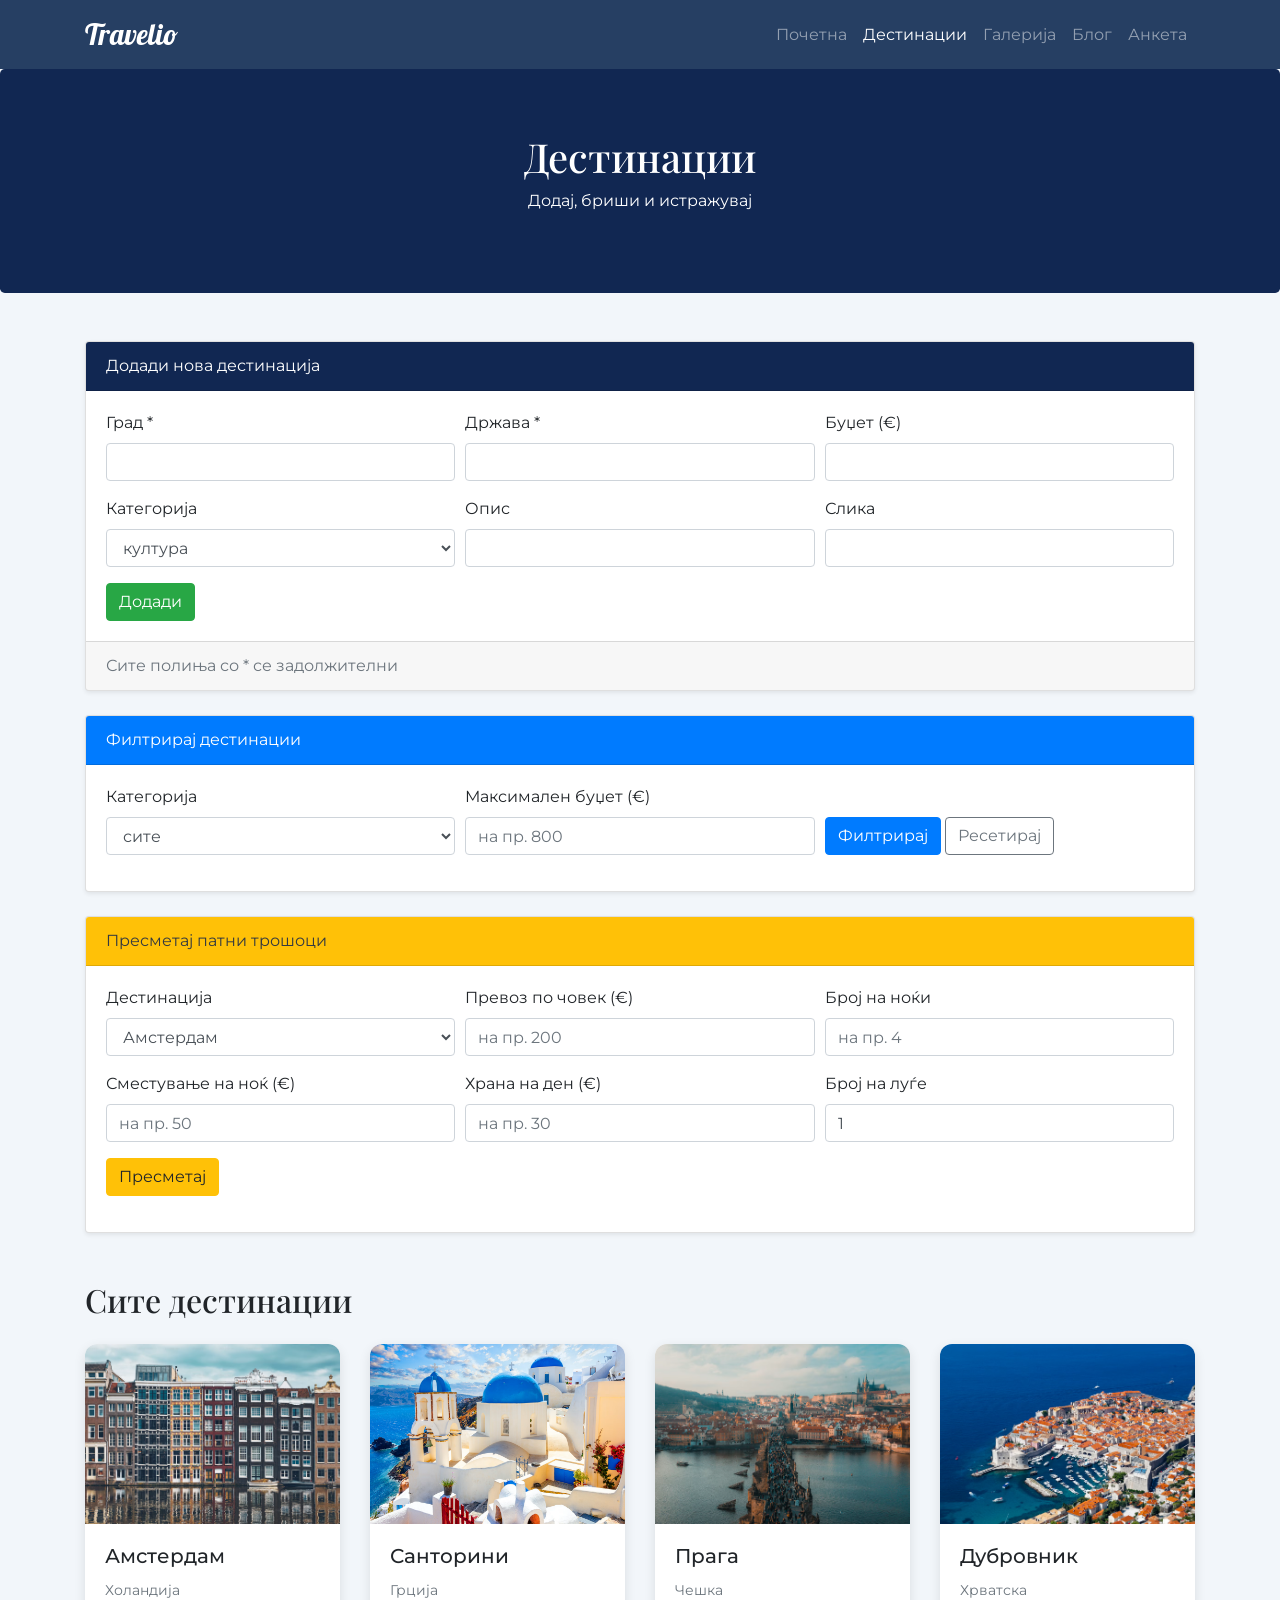
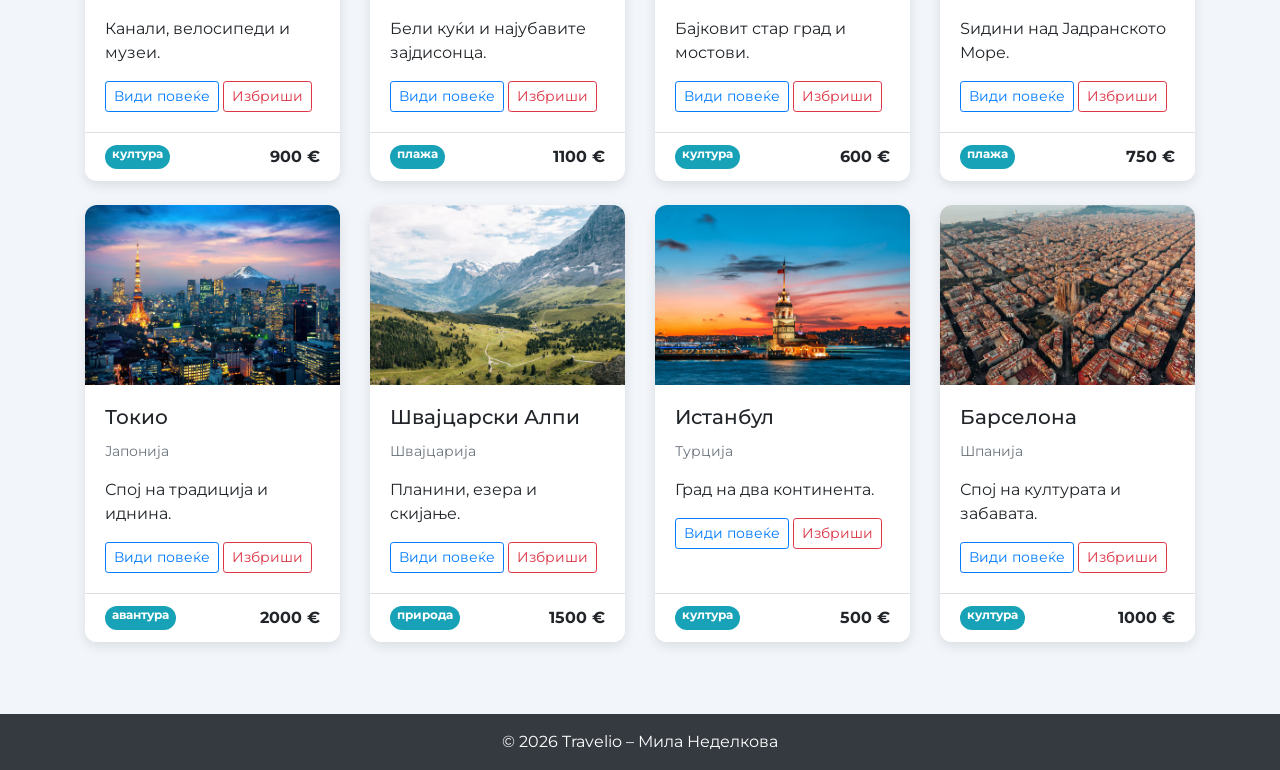
<file: Travel_planner/destinations.html>
<!DOCTYPE html>
<html lang="mk">
<head>
  <meta charset="UTF-8">
  <meta name="viewport" content="width=device-width, initial-scale=1.0">
  <title>Дестинации - Travelio</title>
  <link rel="stylesheet" href="https://fonts.googleapis.com/css2?family=Montserrat:wght@400;600&family=Playfair+Display:wght@700&family=Lobster&display=swap&subset=cyrillic">
  <link rel="stylesheet" href="css/bootstrap.min.css">
  <link rel="stylesheet" href="css/style.css">
</head>
<body>

  <nav class="navbar navbar-expand-lg navbar-dark bg-dark">
    <div class="container">
      <a class="navbar-brand" href="index.html">Travelio</a>
      <ul class="navbar-nav">
        <li class="nav-item"><a class="nav-link" href="index.html">Почетна</a></li>
        <li class="nav-item"><a class="nav-link active" href="destinations.html active">Дестинации</a></li>
        <li class="nav-item"><a class="nav-link" href="gallery.html">Галерија</a></li>
        <li class="nav-item"><a class="nav-link" href="blog.html">Блог</a></li>
        <li class="nav-item"><a class="nav-link" href="anketa.html">Анкета</a></li>
      </ul>
    </div>
  </nav>

  <div class="jumbotron text-center naslov">
    <h1>Дестинации</h1>
    <p>Додај, бриши и истражувај</p>
  </div>

  <main class="container my-5">

    
    <div class="card shadow-sm mb-4">
      <div class="card-header bojaheader text-white">Додади нова дестинација</div>
      <div class="card-body">
        <form id="forma">
          <div class="form-row">
            <div class="form-group col-md-4">
              <label>Град *</label>
              <input type="text" id="ime" class="form-control">
            </div>
            <div class="form-group col-md-4">
              <label>Држава *</label>
              <input type="text" id="drzava" class="form-control">
            </div>
            <div class="form-group col-md-4">
              <label>Буџет (€)</label>
              <input type="number" id="budzet" class="form-control">
            </div>
          </div>

          <div class="form-row">
            <div class="form-group col-md-4">
              <label>Категорија</label>
              <select id="kategorija" class="form-control">
                <option>култура</option>
                <option>плажа</option>
                <option>авантура</option>
                <option>природа</option>
              </select>
            </div>
            <div class="form-group col-md-4">
              <label>Опис</label>
              <input type="text" id="opis" class="form-control">
            </div>
            <div class="form-group col-md-4">
              <label>Слика</label>
              <input type="text" id="slika" class="form-control">
            </div>
          </div>

          <button type="button" class="btn btn-success" onclick="dodajGrad()">Додади</button>
        </form>
      </div>
      <div class="card-footer text-muted">Сите полиња со * се задолжителни</div>
    </div>

    <div class="card shadow-sm mb-4">
      <div class="card-header bg-primary text-white">Филтрирај дестинации</div>
      <div class="card-body">
        <div class="form-row align-items-end">
          <div class="form-group col-md-4">
            <label>Категорија</label>
            <select id="filterKategorija" class="form-control">
              <option>сите</option>
              <option>култура</option>
              <option>плажа</option>
              <option>авантура</option>
              <option>природа</option>
            </select>
          </div>
          <div class="form-group col-md-4">
            <label>Максимален буџет (€)</label>
            <input type="number" id="filterBudzet" class="form-control" placeholder="на пр. 800">
          </div>
          <div class="form-group col-md-4">
            <button type="button" class="btn btn-primary" onclick="filtriraj()">Филтрирај</button>
            <button type="button" class="btn btn-outline-secondary" onclick="resetirajFilter()">Ресетирај</button>
          </div>
        </div>
      </div>
    </div>

  
    <div class="card shadow-sm mb-5">
      <div class="card-header bg-warning text-dark">Пресметај патни трошоци</div>
      <div class="card-body">
        <div class="form-row">
          <div class="form-group col-md-4">
            <label>Дестинација</label>
            <select id="trosokGrad" class="form-control"></select>
          </div>
          <div class="form-group col-md-4">
            <label>Превоз по човек (€)</label>
            <input type="number" id="prevoz" class="form-control" placeholder="на пр. 200">
          </div>
          <div class="form-group col-md-4">
            <label>Број на ноќи</label>
            <input type="number" id="nokji" class="form-control" placeholder="на пр. 4">
          </div>
        </div>
        <div class="form-row">
          <div class="form-group col-md-4">
            <label>Сместување на ноќ (€)</label>
            <input type="number" id="smestuvanje" class="form-control" placeholder="на пр. 50">
          </div>
          <div class="form-group col-md-4">
            <label>Храна на ден (€)</label>
            <input type="number" id="hrana" class="form-control" placeholder="на пр. 30">
          </div>
          <div class="form-group col-md-4">
            <label>Број на луѓе</label>
            <input type="number" id="lugje" class="form-control" value="1">
          </div>
        </div>
        <button type="button" class="btn btn-warning" onclick="presmetaj()">Пресметај</button>
        <div id="rezultat" class="mt-3"></div>
      </div>
    </div>

  
    <h2 class="mb-4">Сите дестинации</h2>
    <div class="row" id="gradovi"></div>

  </main>

  <footer class="bg-dark text-white text-center py-3">
    © 2026 Travelio – Мила Неделкова
  </footer>

  <script src="https://code.jquery.com/jquery-3.5.1.slim.min.js"></script>
  <script src="js/bootstrap.bundle.min.js"></script>
  <script src="js/main.js"></script>
</body>
</html>
</file>
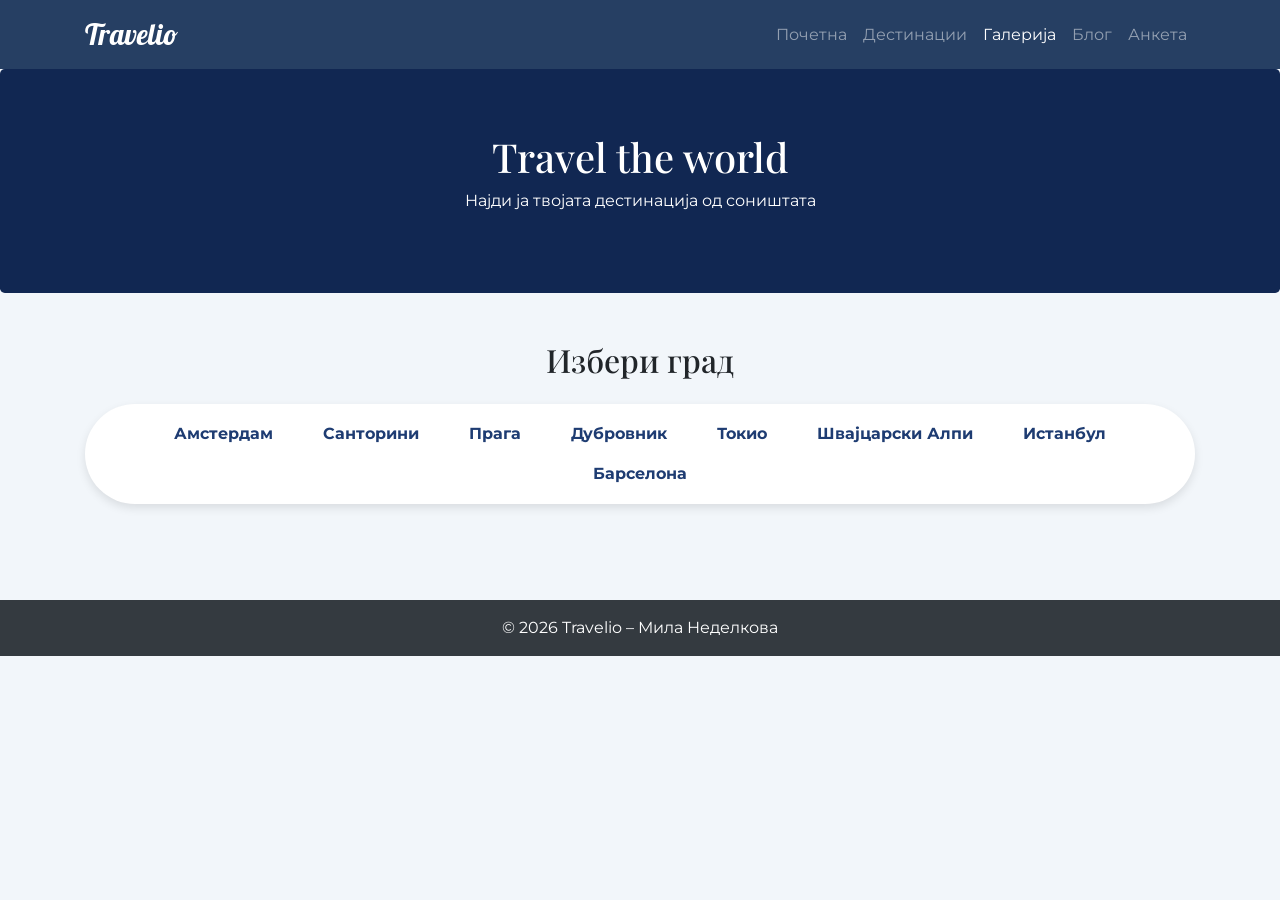
<file: Travel_planner/gallery.html>
<!DOCTYPE html>
<html lang="mk">
<head>
  <meta charset="UTF-8">
  <meta name="viewport" content="width=device-width, initial-scale=1.0">
  <title>Галерија-Travelio</title>
<link rel="stylesheet" href="https://fonts.googleapis.com/css2?family=Montserrat:wght@400;600&family=Playfair+Display:wght@700&family=Lobster&display=swap&subset=cyrillic">
  <link rel="stylesheet" href="css/bootstrap.min.css">
  <link rel="stylesheet" href="css/style.css">
</head>
<body>

  <nav class="navbar navbar-expand-lg navbar-dark bg-dark">
    <div class="container">
      <a class="navbar-brand" href="index.html">Travelio</a>
      <ul class="navbar-nav">
        <li class="nav-item"><a class="nav-link" href="index.html">Почетна</a></li>
        <li class="nav-item"><a class="nav-link" href="destinations.html">Дестинации</a></li>
        <li class="nav-item"><a class="nav-link active" href="gallery.html ">Галерија</a></li>
        <li class="nav-item"><a class="nav-link" href="blog.html">Блог</a></li>
        <li class="nav-item"><a class="nav-link" href="anketa.html">Анкета</a></li>
      </ul>
    </div>
  </nav>

  <div class="jumbotron text-center naslov">
    <h1>Travel the world</h1>
    <p>Најди ја твојата дестинација од соништата</p>
  </div> 


  <main class="container my-5">
  <h2 class="text-center mb-4">Избери град</h2>
  <ul id="kopcinja" class="nav nav-pills justify-content-center meni-gradovi mb-5"></ul>
  <div id="galerija"></div>
</main>

  <footer class="bg-dark text-white text-center py-3">
    © 2026 Travelio – Мила Неделкова
  </footer>

  <script src="https://code.jquery.com/jquery-3.5.1.slim.min.js"></script>
  <script src="js/bootstrap.bundle.min.js"></script>
  <script src="js/gallery.js"></script>
</body>
</html>
</file>
<file: Domasna3/styles.css>
body {
    font-family: Arial, Helvetica, sans-serif;
    background-color: #1e1e1e;
    color: white;
    margin: 0;
    padding: 20px;
    text-align: center;
}

h1 {
    color: #e10600;
    font-size: 45px;
    margin-bottom: 10px;
    text-transform: uppercase;
    letter-spacing: 3px;
    border-bottom: 4px solid #e10600;
    display: inline-block;
    padding-bottom: 10px;
}

h2 {
    color: #f5f5f5;
    margin-top: 40px;
    font-size: 26px;
}


table {
    width: 70%;
    margin: 20px auto;
    border-collapse: collapse;
    background-color: #2b2b2b;
    box-shadow: 0px 0px 10px black;
}

th, td {
    border: 1px solid #444;
    padding: 12px;
    text-align: center;
}

th {
    background-color: #e10600;
    color: white;
    font-size: 17px;
}

td {
    background-color: #2b2b2b;
    color: #dddddd;
}


tr:nth-child(even) td {
    background-color: #353535;
}


tr:hover td {
    background-color: #4a4a4a;
    color: white;
}


#raceTable tr:nth-child(2) td {
    color: #ffd700;
    font-weight: bold;
}


button {
    background-color: #e10600;
    color: white;
    border: none;
    padding: 12px 25px;
    margin: 10px;
    font-size: 16px;
    font-weight: bold;
    border-radius: 8px;
    cursor: pointer;
}

button:hover {
    background-color: #ff2a1f;
    transform: scale(1.05);
}

button:disabled {
    background-color: gray;
    cursor: not-allowed;
    transform: none;
}


#winner {
    text-align: center;
    margin: 40px auto;
    padding: 30px;
    background: linear-gradient(135deg, #ffd700, #ff9900);
    color: #171717;
    border-radius: 20px;
    display: none;
    max-width: 600px;
    animation: winnerEffect 1s ease-in-out;
}
</file>
<file: Travel_planner/css/style.css>
body {
  font-family: Cambria, Cochin, Georgia, Times, 'Times New Roman', serif;
  background-color: #b0c3d6;
}

.navbar {
    background-color: #263f63 !important;
}


footer {
    background-color: #263f63 !important;
}
body {
  font-family: "Montserrat", sans-serif;
  background-color: #f2f6fa;
}

h1, h2, h3 {
  font-family: "Playfair Display", serif;
}

.navbar-brand {
  font-family: "Lobster", cursive;
  font-size: 1.8rem;
  
}

.naslov {
  background-color: #112752 !important;
  color: white;
  margin-bottom: 0;
}
.bojaheader{
  
  background-color: #112752;
}

.karticka-grad {

  border: none;
  border-radius: 12px;
  overflow: hidden;
  box-shadow: 0 4px 12px rgba(0, 0, 0, 0.1);
  transition: transform 0.3s;

}

.karticka-grad:hover {
  transform: translateY(-6px);
}

.karticka-grad img {
  height: 180px;
  object-fit: cover;
}
.slika-galerija {
  width: 100%;
  height: 220px;
  object-fit: cover;
  border-radius: 10px;
  box-shadow: 0 4px 10px rgba(0, 0, 0, 0.15);
  transition: transform 0.3s;
}

.slika-galerija:hover {
  transform: scale(1.05);
}
.meni-gradovi {
  background-color: white;
  padding: 10px;
  border-radius: 50px;
  box-shadow: 0 4px 10px rgba(0, 0, 0, 0.1);
  display: inline-flex;
}

.meni-gradovi .nav-link {
  color: #1e3c72;
  border-radius: 50px;
  padding: 8px 25px;
  font-weight: bold;
}

.meni-gradovi .nav-link:hover {
  background-color: #e8eef7;
}

.meni-gradovi .nav-link.active {
  background-color: #1e3c72;
  color: white;
}



.survey-form {
    max-width: 850px;
    margin: 35px auto;
    padding: 35px;
    background-color: white;
    border-radius: 12px;
    box-shadow: 0 4px 15px rgba(0, 0, 0, 0.1);
}

/* NASLOVI NA SEKCIITE */
.survey-form h3 {
    font-family: "Playfair Display", serif;
    font-size: 25px;
    color: #1e3c72;
    border-left: 5px solid #1e3c72;
    padding: 10px 15px;
    background-color: #e8eef7;
    border-radius: 5px;
}

/* LABELS */
.survey-form .form-label {
    font-weight: 600;
    color: #1e3c72;
}


.survey-form .form-control,
.survey-form .form-select {
    border: 1px solid #c5d2e2;
    border-radius: 8px;
    padding: 11px;
    background-color: #f8fafd;
}

.survey-form .form-control:focus,
.survey-form .form-select:focus {
    border-color: #1e3c72;
    box-shadow: 0 0 0 3px rgba(30, 60, 114, 0.15);
    background-color: white;
}


.survey-form .form-check {
    margin-bottom: 9px;
    padding-left: 30px;
}

.survey-form .form-check-input {
    cursor: pointer;
    border-color: #9aabc0;
}

.survey-form .form-check-input:checked {
    background-color: #1e3c72;
    border-color: #1e3c72;
}

.survey-form .form-check-label {
    cursor: pointer;
    color: #53647a;
}


.survey-form textarea {
    resize: vertical;
}


.survey-form button[type="submit"] {
    background-color: #1e3c72;
    border: none;
    padding: 13px 35px;
    border-radius: 30px;
    font-weight: 600;
    transition: 0.3s;
}

.survey-form button[type="submit"]:hover {
    background-color: #112752;
    transform: translateY(-2px);
}


@media (max-width: 768px) {
    .survey-page .naslov {
        padding: 40px 15px;
    }

    .survey-page .naslov h1 {
        font-size: 35px;
    }

    .survey-form {
        padding: 20px;
        margin: 20px 12px;
    }
}
</file>
<file: Domasna2/styles.css>
body {
    font-family: "Times New Roman", Times, serif;
    background-color: white;
    color: #333333;
    margin: 0;
    padding: 20px;
    font-size: 110%;
}


header {
    background-color: #2c3e50;
    -webkit-text-stroke: 1px #925d82;
    font-size: 120%;
    color: white;
    text-align: center;
    padding: 1.5em;
    border-radius: 8px;
    box-shadow: 0 4px 8px rgba(0, 0, 0, 0.1);
    margin-bottom: 20px;
}


nav {
    font-weight: bold;
    background-color: #8f9cc3;
    color: rgba(53, 50, 142, 0.97);
    padding: 10px;
    font-size: 150%;
    text-align: center;
    border-radius: 6px;
    margin-bottom: 10%;
    width: 12em;
    margin-left: auto;
    margin-right: auto;
    cursor: pointer;
    font-size: 200%;
}

nav ul {
    display: none;
    list-style: none;
    margin: 0 0 0 0;
    padding: 0;
}

nav:hover ul { 
    display: block;
}
nav ul li {
    background-color: #ffffff;
    border-top: 2px solid #8f9cc3;
    border-radius: 10%;
    padding: 15px;
    text-align: center;

}
nav ul li:hover{
    background-color: #a1b6e3;
}
nav ul li a{
    color: #421158;
    text-decoration: none;
    text-align: center;
    display: block;
}
   .kukja_animacija{
     position: relative;
    display: block;
    width: 300px; 
    margin: 30px auto;
    margin-bottom: 10%;
    -webkit-animation: dvizeckaKukja linear 10s infinite;
    animation: dvizeckaKukja linear 10s infinite;
    -moz-animation: dvizieckaKukja linear 10s infinite;
   }
   @-webkit-keyframes dvizeckaKukja{
    0% {opacity: 1; left: 0px; top: 0px;}
    25%  { opacity: 1; left: 50px; top: 50px; }
    50%  { opacity: 1; left: 100px; top: 0px; }
    75%  { opacity: 1; left: 150px; top: 50px; }
    100% { opacity: 0; left: 200px; top: 0px; }
}
@keyframes dvizeckaKukja{
     0% {opacity: 1; left: 0px; top: 0px;}
    25%  { opacity: 1; left: 50px; top: 50px; }
    50%  { opacity: 1; left: 100px; top: 0px; }
    75%  { opacity: 1; left: 150px; top: 50px; }
    100% { opacity: 0; left: 200px; top: 0px; }
}
    .spalna_tranzicija{
    position: relative;
    vertical-align: middle;
    width: 90px;
    height: 80px;
    margin-right: 8px;
    -webkit-transition: -webkit-transform 1s;
    -moz-transition: -moz-transform 1s;
    -o-transition: -o-transform 1s;
    transition: transform 1s;
    border-radius: 3;
   }
   .spalna_tranzicija:hover{
    -webkit-transform: rotate(20deg) scale(2, 2);
    -moz-transform: rotate(20deg) scale(2, 2);
    -o-transform: rotate(20deg) scale(2, 2);
    transform: rotate(20deg) scale(2, 2);
   }
   .dnevna_tranzicija{
    position: relative;
    vertical-align: middle;
    width: 300 px;
    height: 300 px;
    margin-right: 8px;
    -webkit-transition: -webkit-transform 1s;
    -moz-transition: -moz-transform 1s;
    -o-transition: -o-transform 1s;
    transition: transform 1s;
   }
   .dnevna_tranzicija:hover{
    -webkit-transform: rotate(20deg) scale(2, 2);
    -moz-transform: rotate(20deg) scale(2, 2);
    -o-transform: rotate(20deg) scale(2, 2);
    transform: rotate(20deg) scale(2, 2);
   }

   .kujna_tranzicija{
    position: relative;
    vertical-align: middle;
    width: 90px;
    height: 70px;
    margin-right: 8px;
    -webkit-transition: -webkit-transform 1s;
    -moz-transition: -moz-transform 1s;
    -o-transition: -o-transform 1s;
    transition: transform 1s;
   }
   .kujna_tranzicija:hover{
    -webkit-transform: rotate(20deg) scale(2, 2);
    -moz-transform: rotate(20deg) scale(2, 2);
    -o-transform: rotate(20deg) scale(2, 2);
    transform: rotate(20deg) scale(2, 2);

   }
   .dzvono_tranzicija{
    position: relative;
    vertical-align: middle;
    width: 100px;
    height: 100px;
    margin-right: 8px;
    -webkit-transition: -webkit-transform 1s;
    -moz-transition: -moz-transform 1s;
    -o-transition: -o-transform 1s;
    transition: transform 1s;

   }
    .dzvono_tranzicija:hover{
    -webkit-transform: rotate(20deg) scale(2, 2);
    -moz-transform: rotate(20deg) scale(2, 2);
    -o-transform: rotate(20deg) scale(2, 2);
    transform: rotate(20deg) scale(2, 2);

   }
   .gradina_tranzicija{
    position:relative;
    vertical-align: middle;
    width: 85px;
    height: 80px;
    margin-right: 8px;
    -webkit-transition: -webkit-transform 1s;
    -moz-transition: -moz-transform 1s;
    -o-transition: -o-transform 1s;
    transition: transform 1s;
   }

   .gradina_tranzicija:hover{
    -webkit-transform: rotate(20deg) scale(2, 2);
    -moz-transform: rotate(20deg) scale(2, 2);
    -o-transform: rotate(20deg) scale(2, 2);
    transform: rotate(20deg) scale(2, 2);
   }



section {
    background-color: #e9e2ec;
    border: 1px solid #061654;
    border-radius: 8px;
    margin-bottom: 25px;
    padding: 10px;
    box-shadow: 0 25px 25px rgba(0, 0, 0, 0.5);
    text-decoration-color: #040e38;
    text-align: center;
    font-size: 110%;
    margin-left: 100px;
    margin-right: 100px;
}

section h2 {
    text-align: center;
    position: relative;
    border-color: #c7bdc4;
    color: #2c3e50;
    border-bottom: 2px solid #1abc9c;
    padding-bottom: 12px;
    margin-top: 0;
    font-size: 180%;
    
}

fieldset {
    border: 2px solid #c7bdc4;
    border-radius: 6px;
    padding: 15px;
    margin-bottom: 15px;
    background-color: #ecf2f8;
    text-align: center;
    font-size: 120%;
}


legend {
    font-weight: bold;
    color: #2980b9;
    background-color: #ffffff;
    padding: 3px 8px;
    border: 1px solid #bdc3c7;
    border-radius: 4px;
    text-align: center;
    font-size: 120%;
}


details {
    background-color: #fff9e6;
    border: 1px solid #f39c12;
    border-radius: 6px;
    padding: 20px;
    margin-bottom: 10px;
    font-style: oblique;
    text-align: center;
}

summary {
    font-weight: bold;
    color:chocolate;
    cursor: pointer;
    text-align: center;
}
</file>
